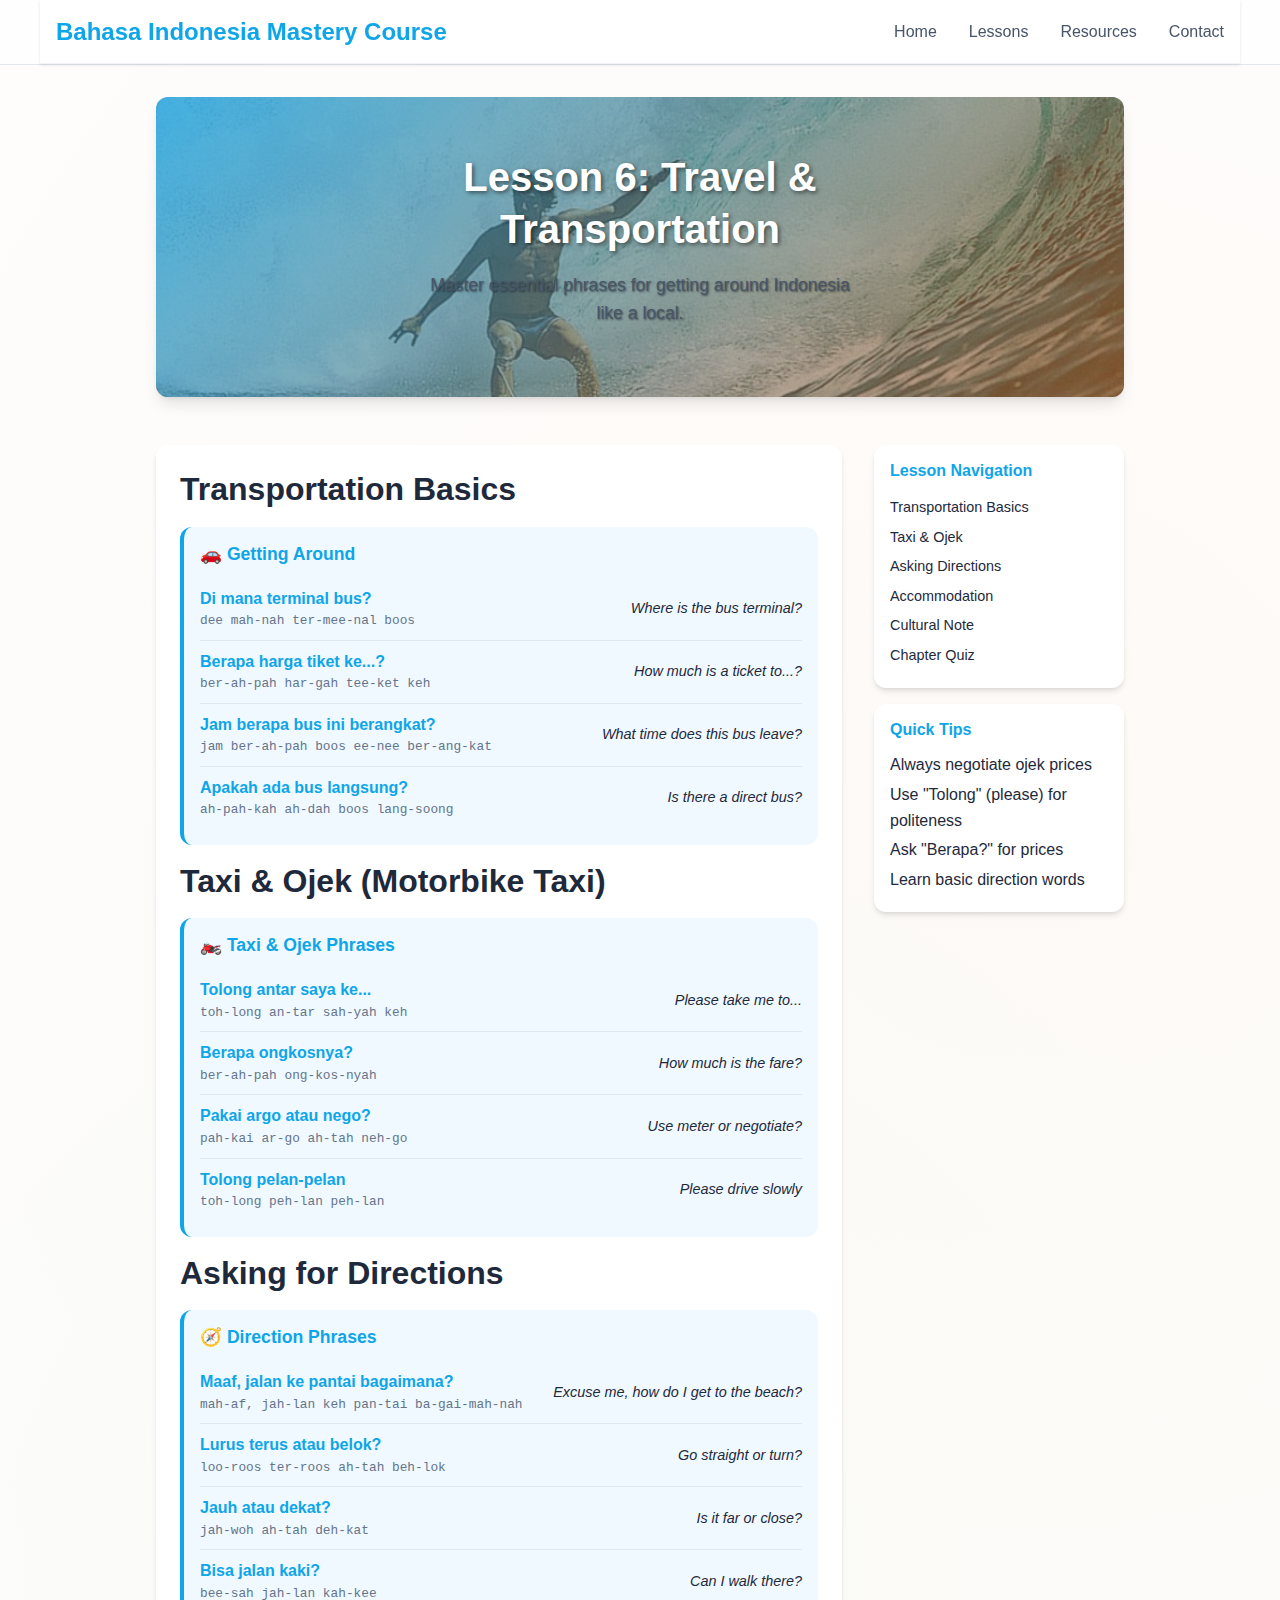
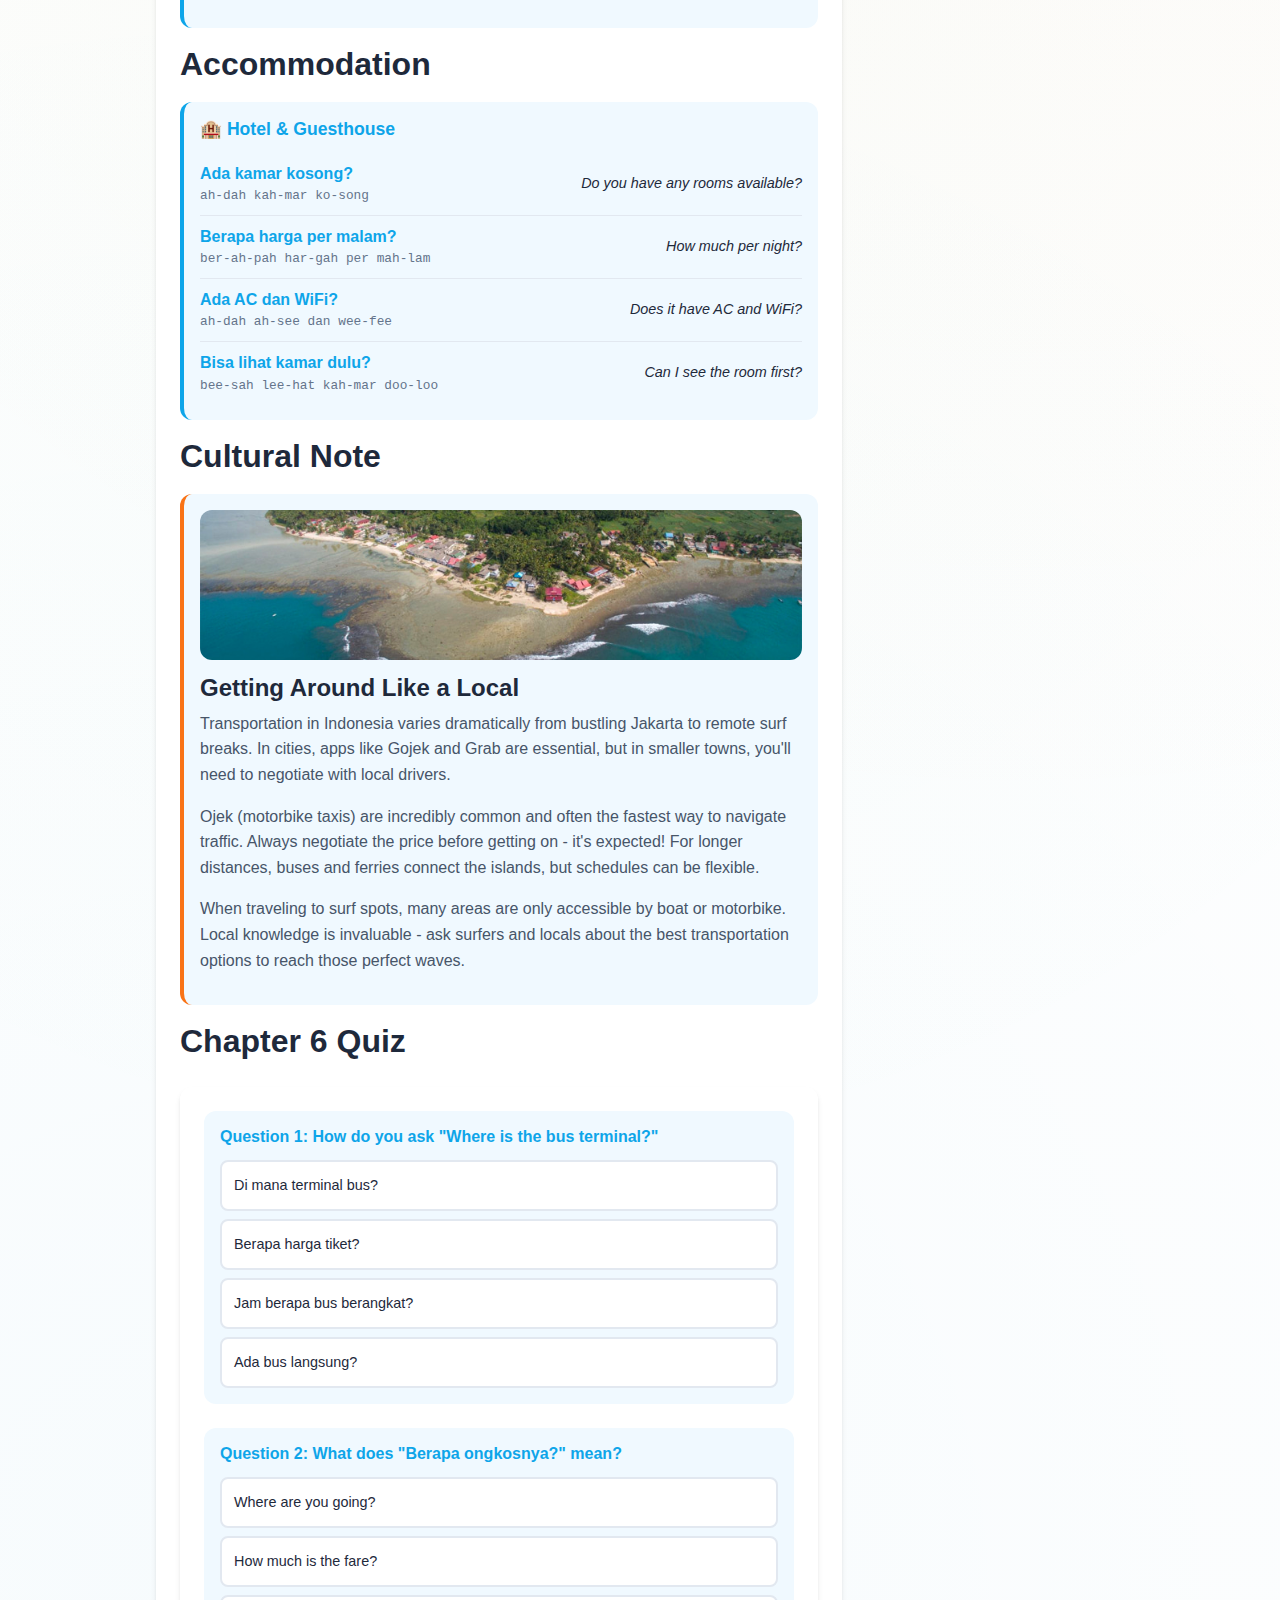
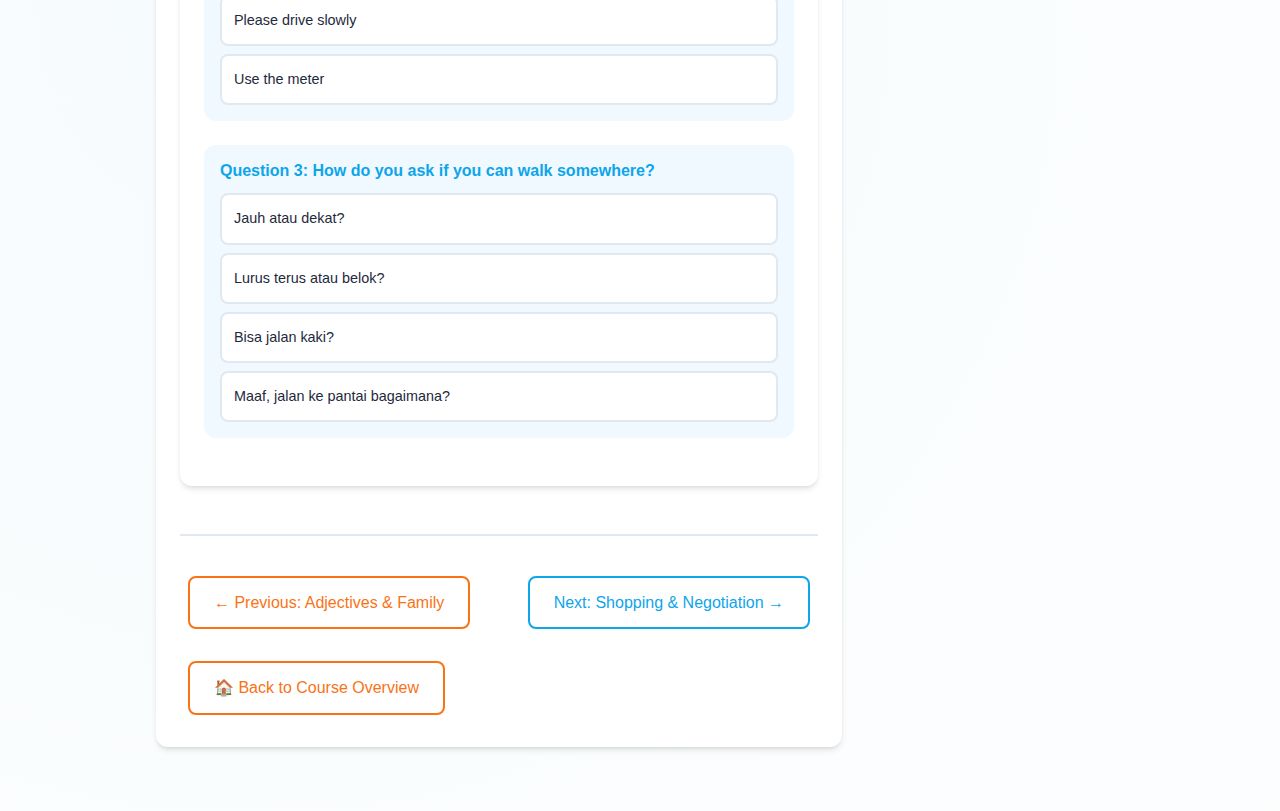
<file: lessons/lesson-06.html>
<!DOCTYPE html>
<html lang="en">
<head>
    <meta charset="UTF-8">
    <meta name="viewport" content="width=device-width, initial-scale=1.0">
    <title>Lesson 6: Travel & Transportation - Bahasa Indonesia Course</title>
    <link rel="stylesheet" href="../styles.css">
    <style>
        .lesson-container {
            max-width: 1000px;
            margin: 0 auto;
            padding: 2rem 1rem;
        }
        .lesson-header {
            position: relative;
            margin-bottom: 3rem;
            border-radius: var(--radius-lg);
            overflow: hidden;
            box-shadow: var(--shadow-lg);
        }
        
        .lesson-header-image {
            position: relative;
            width: 100%;
            height: 300px;
            overflow: hidden;
        }
        
        .lesson-header-image img {
            width: 100%;
            height: 100%;
            object-fit: cover;
            filter: brightness(0.8) contrast(1.1);
        }
        
        .lesson-header-overlay {
            position: absolute;
            top: 0;
            left: 0;
            width: 100%;
            height: 100%;
            background: linear-gradient(135deg, rgba(14, 165, 233, 0.7), rgba(249, 115, 22, 0.5));
            z-index: 1;
        }
        
        .lesson-header-content {
            position: absolute;
            top: 50%;
            left: 50%;
            transform: translate(-50%, -50%);
            text-align: center;
            color: white;
            z-index: 2;
            max-width: 800px;
            padding: 2rem;
        }
        
        .lesson-header-content h1 {
            font-size: 2.5rem;
            font-weight: 700;
            margin-bottom: 1rem;
            text-shadow: 2px 2px 4px rgba(0, 0, 0, 0.5);
        }
        
        .lesson-header-content p {
            font-size: 1.1rem;
            text-shadow: 1px 1px 2px rgba(0, 0, 0, 0.5);
        }
        .lesson-content {
            display: grid;
            grid-template-columns: 1fr 250px;
            gap: 2rem;
            margin-bottom: 2rem;
        }
        .lesson-main {
            background: var(--card-bg);
            padding: 1.5rem;
            border-radius: var(--radius-lg);
            box-shadow: var(--shadow-md);
        }
        .lesson-sidebar {
            display: flex;
            flex-direction: column;
            gap: 1rem;
        }
        .sidebar-section {
            background: var(--card-bg);
            padding: 1rem;
            border-radius: var(--radius-lg);
            box-shadow: var(--shadow-md);
        }
        .sidebar-section h3 {
            color: var(--primary-color);
            margin-bottom: 0.75rem;
            font-size: 1rem;
        }
        .sidebar-section ul {
            list-style: none;
            padding: 0;
        }
        .sidebar-section li {
            margin-bottom: 0.25rem;
        }
        .sidebar-section a {
            color: var(--text-color);
            text-decoration: none;
            transition: color 0.3s ease;
            font-size: 0.9rem;
        }
        .sidebar-section a:hover {
            color: var(--primary-color);
        }
        .phrase-bank {
            background: var(--accent-bg);
            padding: 1rem;
            border-radius: var(--radius-lg);
            margin: 1rem 0;
            border-left: 4px solid var(--primary-color);
        }
        .phrase-bank h3 {
            color: var(--primary-color);
            margin-bottom: 0.75rem;
            font-size: 1.1rem;
        }
        .phrase-item {
            display: flex;
            justify-content: space-between;
            align-items: center;
            padding: 0.5rem 0;
            border-bottom: 1px solid var(--border-color);
        }
        .phrase-item:last-child {
            border-bottom: none;
        }
        .indonesian {
            font-weight: 600;
            color: var(--primary-color);
            font-size: 1rem;
        }
        .english {
            color: var(--text-color);
            font-style: italic;
            font-size: 0.9rem;
        }
        .pronunciation {
            font-size: 0.8rem;
            color: var(--text-muted);
            font-family: 'Courier New', monospace;
        }
        .quiz-container {
            background: var(--card-bg);
            padding: 1.5rem;
            border-radius: var(--radius-lg);
            box-shadow: var(--shadow-md);
            margin-top: 1.5rem;
        }
        .quiz-question {
            margin-bottom: 1.5rem;
            padding: 1rem;
            background: var(--accent-bg);
            border-radius: var(--radius-lg);
        }
        .quiz-question h4 {
            color: var(--primary-color);
            margin-bottom: 0.75rem;
            font-size: 1rem;
        }
        .quiz-options {
            display: grid;
            gap: 0.5rem;
        }
        .quiz-option {
            padding: 0.75rem;
            background: white;
            border: 2px solid var(--border-color);
            border-radius: var(--radius-md);
            cursor: pointer;
            transition: all 0.3s ease;
            font-size: 0.9rem;
        }
        .quiz-option:hover {
            border-color: var(--primary-color);
            background: var(--accent-bg);
        }
        .quiz-option.correct {
            border-color: var(--success-color);
            background: var(--success-bg);
        }
        .quiz-option.incorrect {
            border-color: var(--error-color);
            background: var(--error-bg);
        }
        .quiz-feedback {
            margin-top: 1rem;
            padding: 1rem;
            border-radius: var(--radius-md);
            display: none;
        }
        .quiz-feedback.correct {
            background: var(--success-bg);
            color: var(--success-color);
            border: 1px solid var(--success-color);
        }
        .quiz-feedback.incorrect {
            background: var(--error-bg);
            color: var(--error-color);
            border: 1px solid var(--error-color);
        }
        .cultural-note {
            background: var(--accent-bg);
            padding: 1rem;
            border-radius: var(--radius-lg);
            margin: 1rem 0;
            border-left: 4px solid var(--secondary-color);
        }
        .cultural-image {
            width: 100%;
            height: 150px;
            border-radius: var(--radius-lg);
            overflow: hidden;
            margin-bottom: 0.75rem;
        }
        .cultural-image img {
            width: 100%;
            height: 100%;
            object-fit: cover;
        }
        .lesson-navigation {
            display: flex;
            justify-content: space-between;
            align-items: center;
            margin-top: 3rem;
            padding-top: 2rem;
            border-top: 2px solid var(--border-color);
            flex-wrap: wrap;
            gap: 1rem;
        }

        @media (max-width: 768px) {
            .lesson-content {
                grid-template-columns: 1fr;
            }
            .lesson-header-content h1 {
                font-size: 2rem;
            }
            .lesson-navigation {
                flex-direction: column;
                align-items: stretch;
            }
        }
    </style>
</head>
<body>
    <header class="header">
        <nav class="nav">
            <div class="nav-brand">
                <h1>Bahasa Indonesia Mastery Course</h1>
            </div>
            <ul class="nav-links">
                <li><a href="../index.html">Home</a></li>
                <li><a href="../index.html#lessons">Lessons</a></li>
                <li><a href="../index.html#resources">Resources</a></li>
                <li><a href="../index.html#contact">Contact</a></li>
            </ul>
        </nav>
    </header>

    <main class="lesson-container">
        <div class="lesson-header">
            <div class="lesson-header-image">
                <img src="../Surf 1.jpg" alt="Indonesian travel and transportation" />
                <div class="lesson-header-overlay"></div>
            </div>
            <div class="lesson-header-content">
                <h1>Lesson 6: Travel & Transportation</h1>
                <p>Master essential phrases for getting around Indonesia like a local.</p>
            </div>
        </div>

        <div class="lesson-content">
            <div class="lesson-main">
                <section id="transportation-basics">
                    <h2>Transportation Basics</h2>
                    <div class="phrase-bank">
                        <h3>🚗 Getting Around</h3>
                        <div class="phrase-item">
                            <div>
                                <div class="indonesian">Di mana terminal bus?</div>
                                <div class="pronunciation">dee mah-nah ter-mee-nal boos</div>
                            </div>
                            <div class="english">Where is the bus terminal?</div>
                        </div>
                        <div class="phrase-item">
                            <div>
                                <div class="indonesian">Berapa harga tiket ke...?</div>
                                <div class="pronunciation">ber-ah-pah har-gah tee-ket keh</div>
                            </div>
                            <div class="english">How much is a ticket to...?</div>
                        </div>
                        <div class="phrase-item">
                            <div>
                                <div class="indonesian">Jam berapa bus ini berangkat?</div>
                                <div class="pronunciation">jam ber-ah-pah boos ee-nee ber-ang-kat</div>
                            </div>
                            <div class="english">What time does this bus leave?</div>
                        </div>
                        <div class="phrase-item">
                            <div>
                                <div class="indonesian">Apakah ada bus langsung?</div>
                                <div class="pronunciation">ah-pah-kah ah-dah boos lang-soong</div>
                            </div>
                            <div class="english">Is there a direct bus?</div>
                        </div>
                    </div>
                </section>

                <section id="taxi-ojek">
                    <h2>Taxi & Ojek (Motorbike Taxi)</h2>
                    <div class="phrase-bank">
                        <h3>🏍️ Taxi & Ojek Phrases</h3>
                        <div class="phrase-item">
                            <div>
                                <div class="indonesian">Tolong antar saya ke...</div>
                                <div class="pronunciation">toh-long an-tar sah-yah keh</div>
                            </div>
                            <div class="english">Please take me to...</div>
                        </div>
                        <div class="phrase-item">
                            <div>
                                <div class="indonesian">Berapa ongkosnya?</div>
                                <div class="pronunciation">ber-ah-pah ong-kos-nyah</div>
                            </div>
                            <div class="english">How much is the fare?</div>
                        </div>
                        <div class="phrase-item">
                            <div>
                                <div class="indonesian">Pakai argo atau nego?</div>
                                <div class="pronunciation">pah-kai ar-go ah-tah neh-go</div>
                            </div>
                            <div class="english">Use meter or negotiate?</div>
                        </div>
                        <div class="phrase-item">
                            <div>
                                <div class="indonesian">Tolong pelan-pelan</div>
                                <div class="pronunciation">toh-long peh-lan peh-lan</div>
                            </div>
                            <div class="english">Please drive slowly</div>
                        </div>
                    </div>
                </section>

                <section id="directions">
                    <h2>Asking for Directions</h2>
                    <div class="phrase-bank">
                        <h3>🧭 Direction Phrases</h3>
                        <div class="phrase-item">
                            <div>
                                <div class="indonesian">Maaf, jalan ke pantai bagaimana?</div>
                                <div class="pronunciation">mah-af, jah-lan keh pan-tai ba-gai-mah-nah</div>
                            </div>
                            <div class="english">Excuse me, how do I get to the beach?</div>
                        </div>
                        <div class="phrase-item">
                            <div>
                                <div class="indonesian">Lurus terus atau belok?</div>
                                <div class="pronunciation">loo-roos ter-roos ah-tah beh-lok</div>
                            </div>
                            <div class="english">Go straight or turn?</div>
                        </div>
                        <div class="phrase-item">
                            <div>
                                <div class="indonesian">Jauh atau dekat?</div>
                                <div class="pronunciation">jah-woh ah-tah deh-kat</div>
                            </div>
                            <div class="english">Is it far or close?</div>
                        </div>
                        <div class="phrase-item">
                            <div>
                                <div class="indonesian">Bisa jalan kaki?</div>
                                <div class="pronunciation">bee-sah jah-lan kah-kee</div>
                            </div>
                            <div class="english">Can I walk there?</div>
                        </div>
                    </div>
                </section>

                <section id="accommodation">
                    <h2>Accommodation</h2>
                    <div class="phrase-bank">
                        <h3>🏨 Hotel & Guesthouse</h3>
                        <div class="phrase-item">
                            <div>
                                <div class="indonesian">Ada kamar kosong?</div>
                                <div class="pronunciation">ah-dah kah-mar ko-song</div>
                            </div>
                            <div class="english">Do you have any rooms available?</div>
                        </div>
                        <div class="phrase-item">
                            <div>
                                <div class="indonesian">Berapa harga per malam?</div>
                                <div class="pronunciation">ber-ah-pah har-gah per mah-lam</div>
                            </div>
                            <div class="english">How much per night?</div>
                        </div>
                        <div class="phrase-item">
                            <div>
                                <div class="indonesian">Ada AC dan WiFi?</div>
                                <div class="pronunciation">ah-dah ah-see dan wee-fee</div>
                            </div>
                            <div class="english">Does it have AC and WiFi?</div>
                        </div>
                        <div class="phrase-item">
                            <div>
                                <div class="indonesian">Bisa lihat kamar dulu?</div>
                                <div class="pronunciation">bee-sah lee-hat kah-mar doo-loo</div>
                            </div>
                            <div class="english">Can I see the room first?</div>
                        </div>
                    </div>
                </section>

                <section id="cultural-note">
                    <h2>Cultural Note</h2>
                    <div class="cultural-note">
                        <div class="cultural-image">
                            <img src="../nias-the-point.jpg" alt="Indonesian transportation culture" />
                        </div>
                        <h3>Getting Around Like a Local</h3>
                        <p>Transportation in Indonesia varies dramatically from bustling Jakarta to remote surf breaks. In cities, apps like Gojek and Grab are essential, but in smaller towns, you'll need to negotiate with local drivers.</p>
                        <p>Ojek (motorbike taxis) are incredibly common and often the fastest way to navigate traffic. Always negotiate the price before getting on - it's expected! For longer distances, buses and ferries connect the islands, but schedules can be flexible.</p>
                        <p>When traveling to surf spots, many areas are only accessible by boat or motorbike. Local knowledge is invaluable - ask surfers and locals about the best transportation options to reach those perfect waves.</p>
                    </div>
                </section>

                <section id="quiz">
                    <h2>Chapter 6 Quiz</h2>
                    <div class="quiz-container">
                        <div class="quiz-question">
                            <h4>Question 1: How do you ask "Where is the bus terminal?"</h4>
                            <div class="quiz-options">
                                <div class="quiz-option" data-answer="correct">Di mana terminal bus?</div>
                                <div class="quiz-option" data-answer="incorrect">Berapa harga tiket?</div>
                                <div class="quiz-option" data-answer="incorrect">Jam berapa bus berangkat?</div>
                                <div class="quiz-option" data-answer="incorrect">Ada bus langsung?</div>
                            </div>
                            <div class="quiz-feedback correct">Correct! "Di mana terminal bus?" means "Where is the bus terminal?"</div>
                            <div class="quiz-feedback incorrect">Incorrect. The correct answer is "Di mana terminal bus?"</div>
                        </div>

                        <div class="quiz-question">
                            <h4>Question 2: What does "Berapa ongkosnya?" mean?</h4>
                            <div class="quiz-options">
                                <div class="quiz-option" data-answer="incorrect">Where are you going?</div>
                                <div class="quiz-option" data-answer="correct">How much is the fare?</div>
                                <div class="quiz-option" data-answer="incorrect">Please drive slowly</div>
                                <div class="quiz-option" data-answer="incorrect">Use the meter</div>
                            </div>
                            <div class="quiz-feedback correct">Correct! "Berapa ongkosnya?" asks about the fare price.</div>
                            <div class="quiz-feedback incorrect">Incorrect. "Berapa ongkosnya?" means "How much is the fare?"</div>
                        </div>

                        <div class="quiz-question">
                            <h4>Question 3: How do you ask if you can walk somewhere?</h4>
                            <div class="quiz-options">
                                <div class="quiz-option" data-answer="incorrect">Jauh atau dekat?</div>
                                <div class="quiz-option" data-answer="incorrect">Lurus terus atau belok?</div>
                                <div class="quiz-option" data-answer="correct">Bisa jalan kaki?</div>
                                <div class="quiz-option" data-answer="incorrect">Maaf, jalan ke pantai bagaimana?</div>
                            </div>
                            <div class="quiz-feedback correct">Correct! "Bisa jalan kaki?" means "Can I walk there?"</div>
                            <div class="quiz-feedback incorrect">Incorrect. "Bisa jalan kaki?" means "Can I walk there?"</div>
                        </div>
                    </div>
                </section>

                <div class="lesson-navigation">
                    <a href="lesson-05.html" class="nav-button secondary">← Previous: Adjectives & Family</a>
                    <a href="lesson-07.html" class="nav-button">Next: Shopping & Negotiation →</a>
                    <a href="../index.html" class="nav-button secondary">🏠 Back to Course Overview</a>
                </div>
            </div>

            <div class="lesson-sidebar">
                <div class="sidebar-section">
                    <h3>Lesson Navigation</h3>
                    <ul>
                        <li><a href="#transportation-basics">Transportation Basics</a></li>
                        <li><a href="#taxi-ojek">Taxi & Ojek</a></li>
                        <li><a href="#directions">Asking Directions</a></li>
                        <li><a href="#accommodation">Accommodation</a></li>
                        <li><a href="#cultural-note">Cultural Note</a></li>
                        <li><a href="#quiz">Chapter Quiz</a></li>
                    </ul>
                </div>

                <div class="sidebar-section">
                    <h3>Quick Tips</h3>
                    <ul>
                        <li>Always negotiate ojek prices</li>
                        <li>Use "Tolong" (please) for politeness</li>
                        <li>Ask "Berapa?" for prices</li>
                        <li>Learn basic direction words</li>
                    </ul>
                </div>

            </div>
        </div>
    </main>

    <script>
        // Quiz functionality
        document.addEventListener('DOMContentLoaded', function() {
            const quizOptions = document.querySelectorAll('.quiz-option');
            
            quizOptions.forEach(option => {
                option.addEventListener('click', function() {
                    const question = this.closest('.quiz-question');
                    const allOptions = question.querySelectorAll('.quiz-option');
                    const feedback = question.querySelectorAll('.quiz-feedback');
                    
                    // Remove previous selections
                    allOptions.forEach(opt => {
                        opt.classList.remove('correct', 'incorrect');
                    });
                    
                    // Hide all feedback
                    feedback.forEach(fb => fb.style.display = 'none');
                    
                    // Show selected answer
                    if (this.dataset.answer === 'correct') {
                        this.classList.add('correct');
                        question.querySelector('.quiz-feedback.correct').style.display = 'block';
                    } else {
                        this.classList.add('incorrect');
                        question.querySelector('.quiz-feedback.incorrect').style.display = 'block';
                        // Show correct answer
                        const correctOption = question.querySelector('.quiz-option[data-answer="correct"]');
                        correctOption.classList.add('correct');
                    }
                });
            });
        });
    </script>
</body>
</html>
</file>
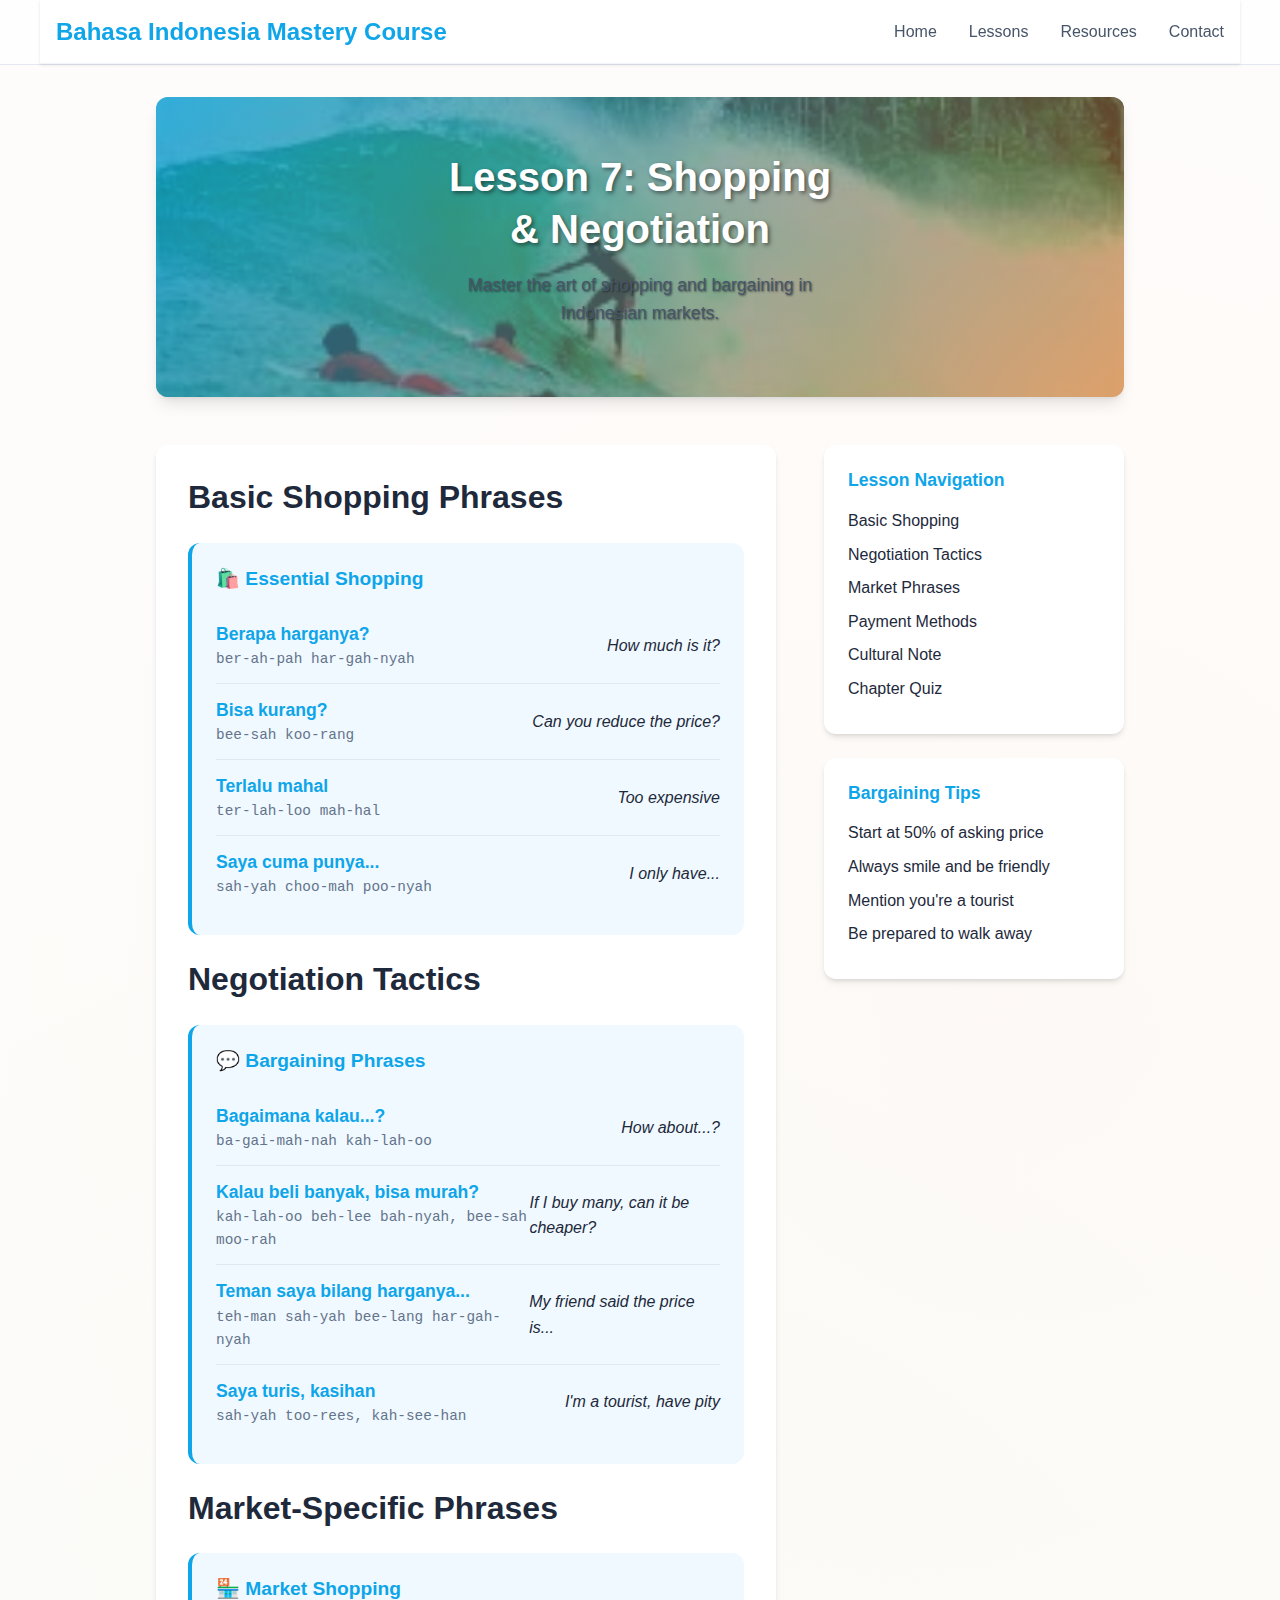
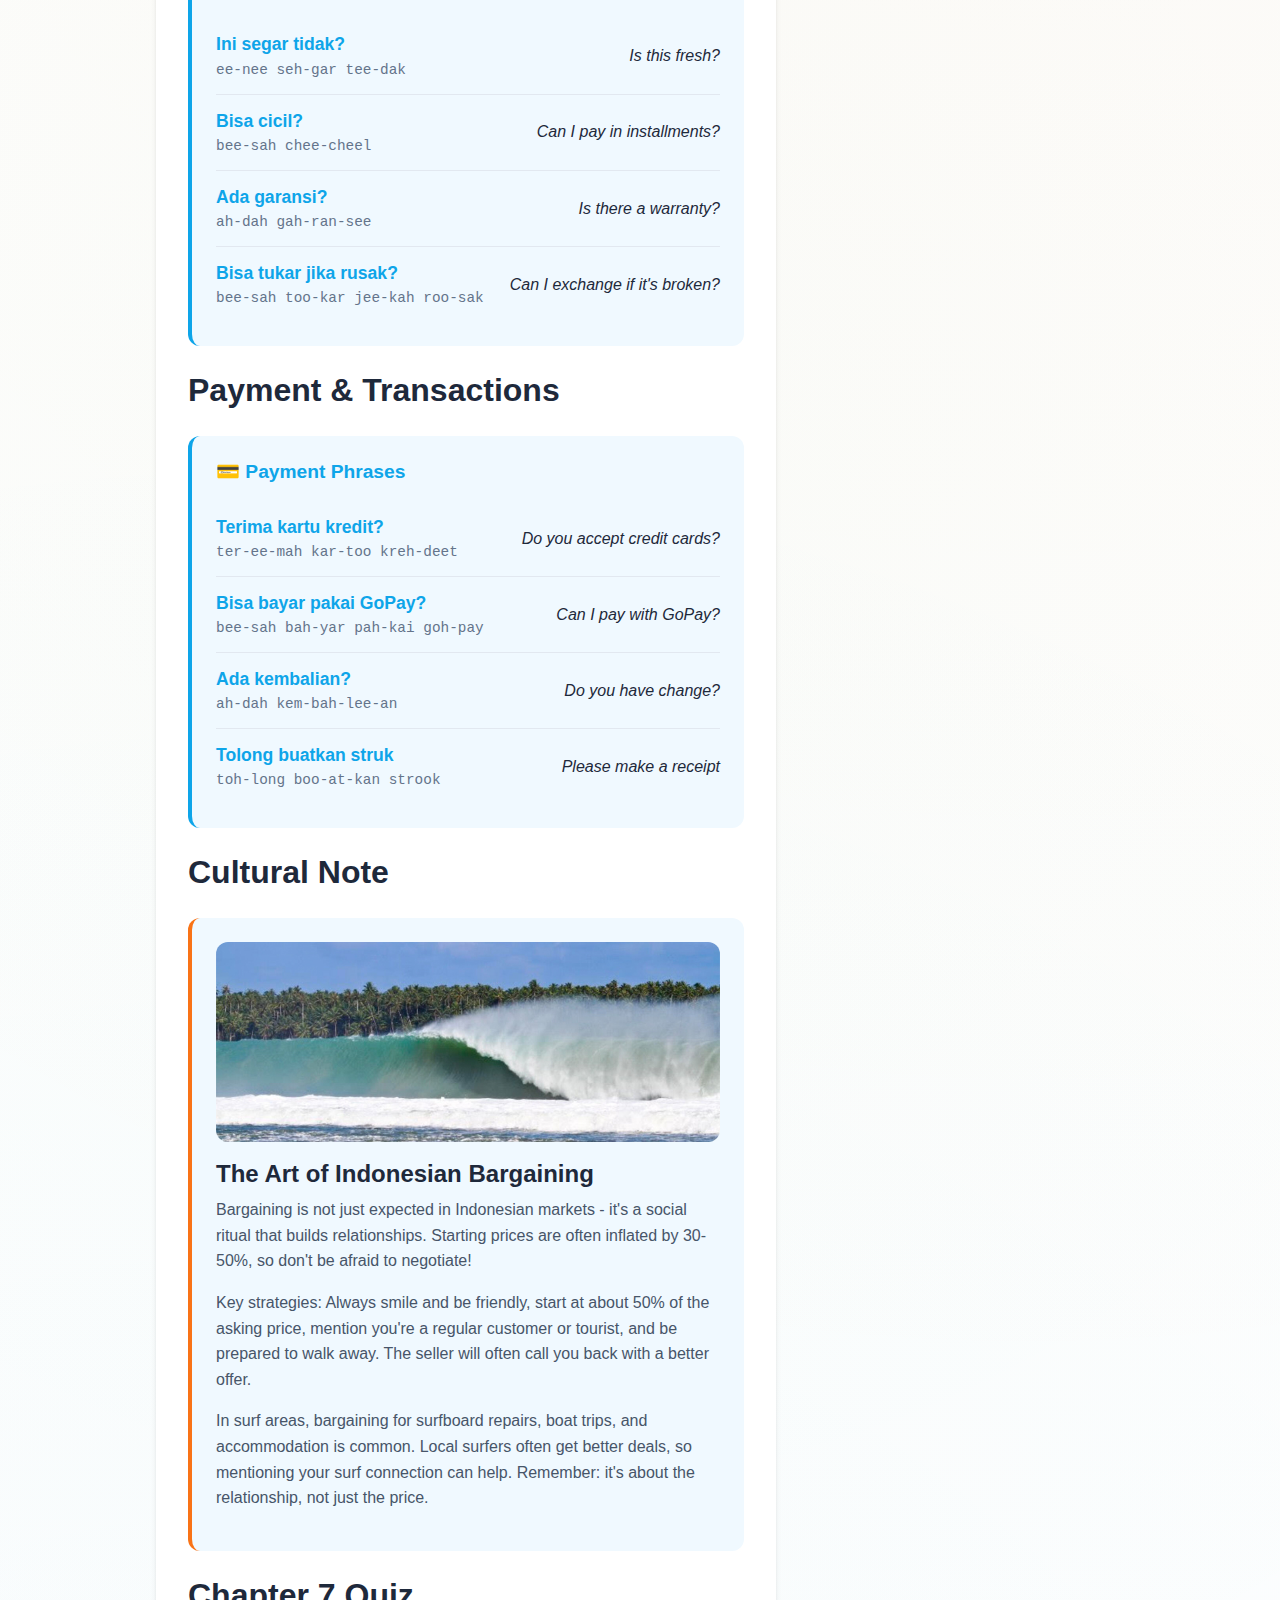
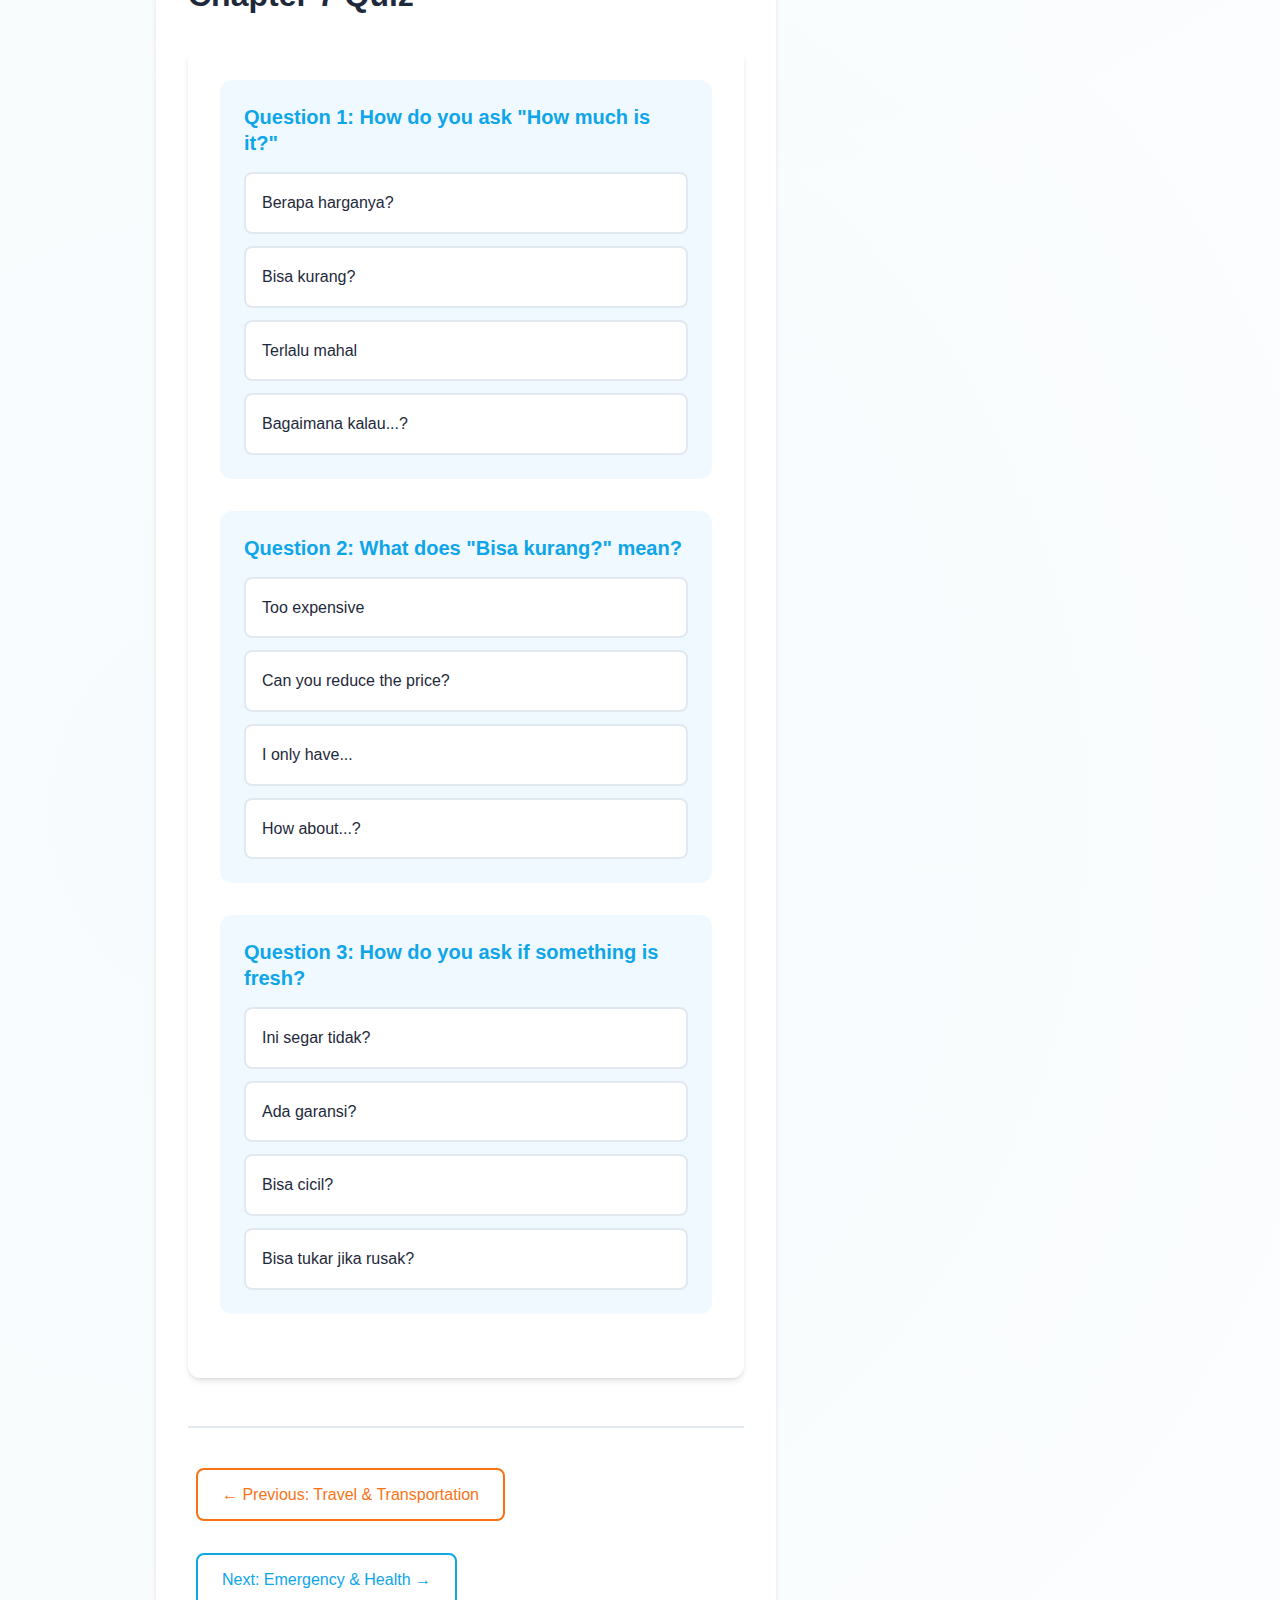
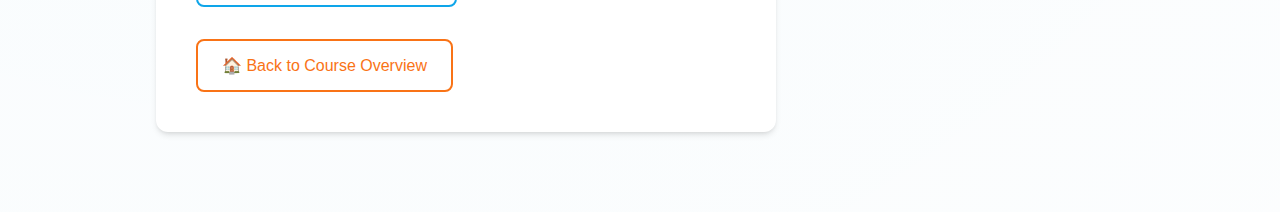
<file: lessons/lesson-07.html>
<!DOCTYPE html>
<html lang="en">
<head>
    <meta charset="UTF-8">
    <meta name="viewport" content="width=device-width, initial-scale=1.0">
    <title>Lesson 7: Shopping & Negotiation - Bahasa Indonesia Course</title>
    <link rel="stylesheet" href="../styles.css">
    <style>
        .lesson-container {
            max-width: 1000px;
            margin: 0 auto;
            padding: 2rem 1rem;
        }
        .lesson-header {
            position: relative;
            margin-bottom: 3rem;
            border-radius: var(--radius-lg);
            overflow: hidden;
            box-shadow: var(--shadow-lg);
        }
        
        .lesson-header-image {
            position: relative;
            width: 100%;
            height: 300px;
            overflow: hidden;
        }
        
        .lesson-header-image img {
            width: 100%;
            height: 100%;
            object-fit: cover;
            filter: brightness(0.8) contrast(1.1);
        }
        
        .lesson-header-overlay {
            position: absolute;
            top: 0;
            left: 0;
            width: 100%;
            height: 100%;
            background: linear-gradient(135deg, rgba(14, 165, 233, 0.7), rgba(249, 115, 22, 0.5));
            z-index: 1;
        }
        
        .lesson-header-content {
            position: absolute;
            top: 50%;
            left: 50%;
            transform: translate(-50%, -50%);
            text-align: center;
            color: white;
            z-index: 2;
            max-width: 800px;
            padding: 2rem;
        }
        
        .lesson-header-content h1 {
            font-size: 2.5rem;
            font-weight: 700;
            margin-bottom: 1rem;
            text-shadow: 2px 2px 4px rgba(0, 0, 0, 0.5);
        }
        
        .lesson-header-content p {
            font-size: 1.1rem;
            text-shadow: 1px 1px 2px rgba(0, 0, 0, 0.5);
        }
        .lesson-content {
            display: grid;
            grid-template-columns: 1fr 300px;
            gap: 3rem;
            margin-bottom: 3rem;
        }
        .lesson-main {
            background: var(--card-bg);
            padding: 2rem;
            border-radius: var(--radius-lg);
            box-shadow: var(--shadow-md);
        }
        .lesson-sidebar {
            display: flex;
            flex-direction: column;
            gap: 1.5rem;
        }
        .sidebar-section {
            background: var(--card-bg);
            padding: 1.5rem;
            border-radius: var(--radius-lg);
            box-shadow: var(--shadow-md);
        }
        .sidebar-section h3 {
            color: var(--primary-color);
            margin-bottom: 1rem;
            font-size: 1.1rem;
        }
        .sidebar-section ul {
            list-style: none;
            padding: 0;
        }
        .sidebar-section li {
            margin-bottom: 0.5rem;
        }
        .sidebar-section a {
            color: var(--text-color);
            text-decoration: none;
            transition: color 0.3s ease;
        }
        .sidebar-section a:hover {
            color: var(--primary-color);
        }
        .phrase-bank {
            background: var(--accent-bg);
            padding: 1.5rem;
            border-radius: var(--radius-lg);
            margin: 1.5rem 0;
            border-left: 4px solid var(--primary-color);
        }
        .phrase-bank h3 {
            color: var(--primary-color);
            margin-bottom: 1rem;
            font-size: 1.2rem;
        }
        .phrase-item {
            display: flex;
            justify-content: space-between;
            align-items: center;
            padding: 0.75rem 0;
            border-bottom: 1px solid var(--border-color);
        }
        .phrase-item:last-child {
            border-bottom: none;
        }
        .indonesian {
            font-weight: 600;
            color: var(--primary-color);
            font-size: 1.1rem;
        }
        .english {
            color: var(--text-color);
            font-style: italic;
        }
        .pronunciation {
            font-size: 0.9rem;
            color: var(--text-muted);
            font-family: 'Courier New', monospace;
        }
        .quiz-container {
            background: var(--card-bg);
            padding: 2rem;
            border-radius: var(--radius-lg);
            box-shadow: var(--shadow-md);
            margin-top: 2rem;
        }
        .quiz-question {
            margin-bottom: 2rem;
            padding: 1.5rem;
            background: var(--accent-bg);
            border-radius: var(--radius-lg);
        }
        .quiz-question h4 {
            color: var(--primary-color);
            margin-bottom: 1rem;
        }
        .quiz-options {
            display: grid;
            gap: 0.75rem;
        }
        .quiz-option {
            padding: 1rem;
            background: white;
            border: 2px solid var(--border-color);
            border-radius: var(--radius-md);
            cursor: pointer;
            transition: all 0.3s ease;
        }
        .quiz-option:hover {
            border-color: var(--primary-color);
            background: var(--accent-bg);
        }
        .quiz-option.correct {
            border-color: var(--success-color);
            background: var(--success-bg);
        }
        .quiz-option.incorrect {
            border-color: var(--error-color);
            background: var(--error-bg);
        }
        .quiz-feedback {
            margin-top: 1rem;
            padding: 1rem;
            border-radius: var(--radius-md);
            display: none;
        }
        .quiz-feedback.correct {
            background: var(--success-bg);
            color: var(--success-color);
            border: 1px solid var(--success-color);
        }
        .quiz-feedback.incorrect {
            background: var(--error-bg);
            color: var(--error-color);
            border: 1px solid var(--error-color);
        }
        .cultural-note {
            background: var(--accent-bg);
            padding: 1.5rem;
            border-radius: var(--radius-lg);
            margin: 1.5rem 0;
            border-left: 4px solid var(--secondary-color);
        }
        .cultural-image {
            width: 100%;
            height: 200px;
            border-radius: var(--radius-lg);
            overflow: hidden;
            margin-bottom: 1rem;
        }
        .cultural-image img {
            width: 100%;
            height: 100%;
            object-fit: cover;
        }
        .lesson-navigation {
            display: flex;
            justify-content: space-between;
            align-items: center;
            margin-top: 3rem;
            padding-top: 2rem;
            border-top: 2px solid var(--border-color);
            flex-wrap: wrap;
            gap: 1rem;
        }

        @media (max-width: 768px) {
            .lesson-content {
                grid-template-columns: 1fr;
            }
            .lesson-header-content h1 {
                font-size: 2rem;
            }
            .lesson-navigation {
                flex-direction: column;
                align-items: stretch;
            }
        }
    </style>
</head>
<body>
    <header class="header">
        <nav class="nav">
            <div class="nav-brand">
                <h1>Bahasa Indonesia Mastery Course</h1>
            </div>
            <ul class="nav-links">
                <li><a href="../index.html">Home</a></li>
                <li><a href="../index.html#lessons">Lessons</a></li>
                <li><a href="../index.html#resources">Resources</a></li>
                <li><a href="../index.html#contact">Contact</a></li>
            </ul>
        </nav>
    </header>

    <main class="lesson-container">
        <div class="lesson-header">
            <div class="lesson-header-image">
                <img src="../Surf2.jpeg" alt="Indonesian shopping and market culture" />
                <div class="lesson-header-overlay"></div>
            </div>
            <div class="lesson-header-content">
                <h1>Lesson 7: Shopping & Negotiation</h1>
                <p>Master the art of shopping and bargaining in Indonesian markets.</p>
            </div>
        </div>

        <div class="lesson-content">
            <div class="lesson-main">
                <section id="basic-shopping">
                    <h2>Basic Shopping Phrases</h2>
                    <div class="phrase-bank">
                        <h3>🛍️ Essential Shopping</h3>
                        <div class="phrase-item">
                            <div>
                                <div class="indonesian">Berapa harganya?</div>
                                <div class="pronunciation">ber-ah-pah har-gah-nyah</div>
                            </div>
                            <div class="english">How much is it?</div>
                        </div>
                        <div class="phrase-item">
                            <div>
                                <div class="indonesian">Bisa kurang?</div>
                                <div class="pronunciation">bee-sah koo-rang</div>
                            </div>
                            <div class="english">Can you reduce the price?</div>
                        </div>
                        <div class="phrase-item">
                            <div>
                                <div class="indonesian">Terlalu mahal</div>
                                <div class="pronunciation">ter-lah-loo mah-hal</div>
                            </div>
                            <div class="english">Too expensive</div>
                        </div>
                        <div class="phrase-item">
                            <div>
                                <div class="indonesian">Saya cuma punya...</div>
                                <div class="pronunciation">sah-yah choo-mah poo-nyah</div>
                            </div>
                            <div class="english">I only have...</div>
                        </div>
                    </div>
                </section>

                <section id="negotiation-tactics">
                    <h2>Negotiation Tactics</h2>
                    <div class="phrase-bank">
                        <h3>💬 Bargaining Phrases</h3>
                        <div class="phrase-item">
                            <div>
                                <div class="indonesian">Bagaimana kalau...?</div>
                                <div class="pronunciation">ba-gai-mah-nah kah-lah-oo</div>
                            </div>
                            <div class="english">How about...?</div>
                        </div>
                        <div class="phrase-item">
                            <div>
                                <div class="indonesian">Kalau beli banyak, bisa murah?</div>
                                <div class="pronunciation">kah-lah-oo beh-lee bah-nyah, bee-sah moo-rah</div>
                            </div>
                            <div class="english">If I buy many, can it be cheaper?</div>
                        </div>
                        <div class="phrase-item">
                            <div>
                                <div class="indonesian">Teman saya bilang harganya...</div>
                                <div class="pronunciation">teh-man sah-yah bee-lang har-gah-nyah</div>
                            </div>
                            <div class="english">My friend said the price is...</div>
                        </div>
                        <div class="phrase-item">
                            <div>
                                <div class="indonesian">Saya turis, kasihan</div>
                                <div class="pronunciation">sah-yah too-rees, kah-see-han</div>
                            </div>
                            <div class="english">I'm a tourist, have pity</div>
                        </div>
                    </div>
                </section>

                <section id="market-specific">
                    <h2>Market-Specific Phrases</h2>
                    <div class="phrase-bank">
                        <h3>🏪 Market Shopping</h3>
                        <div class="phrase-item">
                            <div>
                                <div class="indonesian">Ini segar tidak?</div>
                                <div class="pronunciation">ee-nee seh-gar tee-dak</div>
                            </div>
                            <div class="english">Is this fresh?</div>
                        </div>
                        <div class="phrase-item">
                            <div>
                                <div class="indonesian">Bisa cicil?</div>
                                <div class="pronunciation">bee-sah chee-cheel</div>
                            </div>
                            <div class="english">Can I pay in installments?</div>
                        </div>
                        <div class="phrase-item">
                            <div>
                                <div class="indonesian">Ada garansi?</div>
                                <div class="pronunciation">ah-dah gah-ran-see</div>
                            </div>
                            <div class="english">Is there a warranty?</div>
                        </div>
                        <div class="phrase-item">
                            <div>
                                <div class="indonesian">Bisa tukar jika rusak?</div>
                                <div class="pronunciation">bee-sah too-kar jee-kah roo-sak</div>
                            </div>
                            <div class="english">Can I exchange if it's broken?</div>
                        </div>
                    </div>
                </section>

                <section id="payment-methods">
                    <h2>Payment & Transactions</h2>
                    <div class="phrase-bank">
                        <h3>💳 Payment Phrases</h3>
                        <div class="phrase-item">
                            <div>
                                <div class="indonesian">Terima kartu kredit?</div>
                                <div class="pronunciation">ter-ee-mah kar-too kreh-deet</div>
                            </div>
                            <div class="english">Do you accept credit cards?</div>
                        </div>
                        <div class="phrase-item">
                            <div>
                                <div class="indonesian">Bisa bayar pakai GoPay?</div>
                                <div class="pronunciation">bee-sah bah-yar pah-kai goh-pay</div>
                            </div>
                            <div class="english">Can I pay with GoPay?</div>
                        </div>
                        <div class="phrase-item">
                            <div>
                                <div class="indonesian">Ada kembalian?</div>
                                <div class="pronunciation">ah-dah kem-bah-lee-an</div>
                            </div>
                            <div class="english">Do you have change?</div>
                        </div>
                        <div class="phrase-item">
                            <div>
                                <div class="indonesian">Tolong buatkan struk</div>
                                <div class="pronunciation">toh-long boo-at-kan strook</div>
                            </div>
                            <div class="english">Please make a receipt</div>
                        </div>
                    </div>
                </section>

                <section id="cultural-note">
                    <h2>Cultural Note</h2>
                    <div class="cultural-note">
                        <div class="cultural-image">
                            <img src="../lagundry-bay-barrel.jpg" alt="Indonesian market culture" />
                        </div>
                        <h3>The Art of Indonesian Bargaining</h3>
                        <p>Bargaining is not just expected in Indonesian markets - it's a social ritual that builds relationships. Starting prices are often inflated by 30-50%, so don't be afraid to negotiate!</p>
                        <p>Key strategies: Always smile and be friendly, start at about 50% of the asking price, mention you're a regular customer or tourist, and be prepared to walk away. The seller will often call you back with a better offer.</p>
                        <p>In surf areas, bargaining for surfboard repairs, boat trips, and accommodation is common. Local surfers often get better deals, so mentioning your surf connection can help. Remember: it's about the relationship, not just the price.</p>
                    </div>
                </section>

                <section id="quiz">
                    <h2>Chapter 7 Quiz</h2>
                    <div class="quiz-container">
                        <div class="quiz-question">
                            <h4>Question 1: How do you ask "How much is it?"</h4>
                            <div class="quiz-options">
                                <div class="quiz-option" data-answer="correct">Berapa harganya?</div>
                                <div class="quiz-option" data-answer="incorrect">Bisa kurang?</div>
                                <div class="quiz-option" data-answer="incorrect">Terlalu mahal</div>
                                <div class="quiz-option" data-answer="incorrect">Bagaimana kalau...?</div>
                            </div>
                            <div class="quiz-feedback correct">Correct! "Berapa harganya?" means "How much is it?"</div>
                            <div class="quiz-feedback incorrect">Incorrect. The correct answer is "Berapa harganya?"</div>
                        </div>

                        <div class="quiz-question">
                            <h4>Question 2: What does "Bisa kurang?" mean?</h4>
                            <div class="quiz-options">
                                <div class="quiz-option" data-answer="incorrect">Too expensive</div>
                                <div class="quiz-option" data-answer="correct">Can you reduce the price?</div>
                                <div class="quiz-option" data-answer="incorrect">I only have...</div>
                                <div class="quiz-option" data-answer="incorrect">How about...?</div>
                            </div>
                            <div class="quiz-feedback correct">Correct! "Bisa kurang?" asks to reduce the price.</div>
                            <div class="quiz-feedback incorrect">Incorrect. "Bisa kurang?" means "Can you reduce the price?"</div>
                        </div>

                        <div class="quiz-question">
                            <h4>Question 3: How do you ask if something is fresh?</h4>
                            <div class="quiz-options">
                                <div class="quiz-option" data-answer="correct">Ini segar tidak?</div>
                                <div class="quiz-option" data-answer="incorrect">Ada garansi?</div>
                                <div class="quiz-option" data-answer="incorrect">Bisa cicil?</div>
                                <div class="quiz-option" data-answer="incorrect">Bisa tukar jika rusak?</div>
                            </div>
                            <div class="quiz-feedback correct">Correct! "Ini segar tidak?" means "Is this fresh?"</div>
                            <div class="quiz-feedback incorrect">Incorrect. "Ini segar tidak?" means "Is this fresh?"</div>
                        </div>
                    </div>
                </section>

                <div class="lesson-navigation">
                    <a href="lesson-06.html" class="nav-button secondary">← Previous: Travel & Transportation</a>
                    <a href="lesson-08.html" class="nav-button">Next: Emergency & Health →</a>
                    <a href="../index.html" class="nav-button secondary">🏠 Back to Course Overview</a>
                </div>
            </div>

            <div class="lesson-sidebar">
                <div class="sidebar-section">
                    <h3>Lesson Navigation</h3>
                    <ul>
                        <li><a href="#basic-shopping">Basic Shopping</a></li>
                        <li><a href="#negotiation-tactics">Negotiation Tactics</a></li>
                        <li><a href="#market-specific">Market Phrases</a></li>
                        <li><a href="#payment-methods">Payment Methods</a></li>
                        <li><a href="#cultural-note">Cultural Note</a></li>
                        <li><a href="#quiz">Chapter Quiz</a></li>
                    </ul>
                </div>

                <div class="sidebar-section">
                    <h3>Bargaining Tips</h3>
                    <ul>
                        <li>Start at 50% of asking price</li>
                        <li>Always smile and be friendly</li>
                        <li>Mention you're a tourist</li>
                        <li>Be prepared to walk away</li>
                    </ul>
                </div>

            </div>
        </div>
    </main>

    <script>
        // Quiz functionality
        document.addEventListener('DOMContentLoaded', function() {
            const quizOptions = document.querySelectorAll('.quiz-option');
            
            quizOptions.forEach(option => {
                option.addEventListener('click', function() {
                    const question = this.closest('.quiz-question');
                    const allOptions = question.querySelectorAll('.quiz-option');
                    const feedback = question.querySelectorAll('.quiz-feedback');
                    
                    // Remove previous selections
                    allOptions.forEach(opt => {
                        opt.classList.remove('correct', 'incorrect');
                    });
                    
                    // Hide all feedback
                    feedback.forEach(fb => fb.style.display = 'none');
                    
                    // Show selected answer
                    if (this.dataset.answer === 'correct') {
                        this.classList.add('correct');
                        question.querySelector('.quiz-feedback.correct').style.display = 'block';
                    } else {
                        this.classList.add('incorrect');
                        question.querySelector('.quiz-feedback.incorrect').style.display = 'block';
                        // Show correct answer
                        const correctOption = question.querySelector('.quiz-option[data-answer="correct"]');
                        correctOption.classList.add('correct');
                    }
                });
            });
        });
    </script>
</body>
</html>
</file>
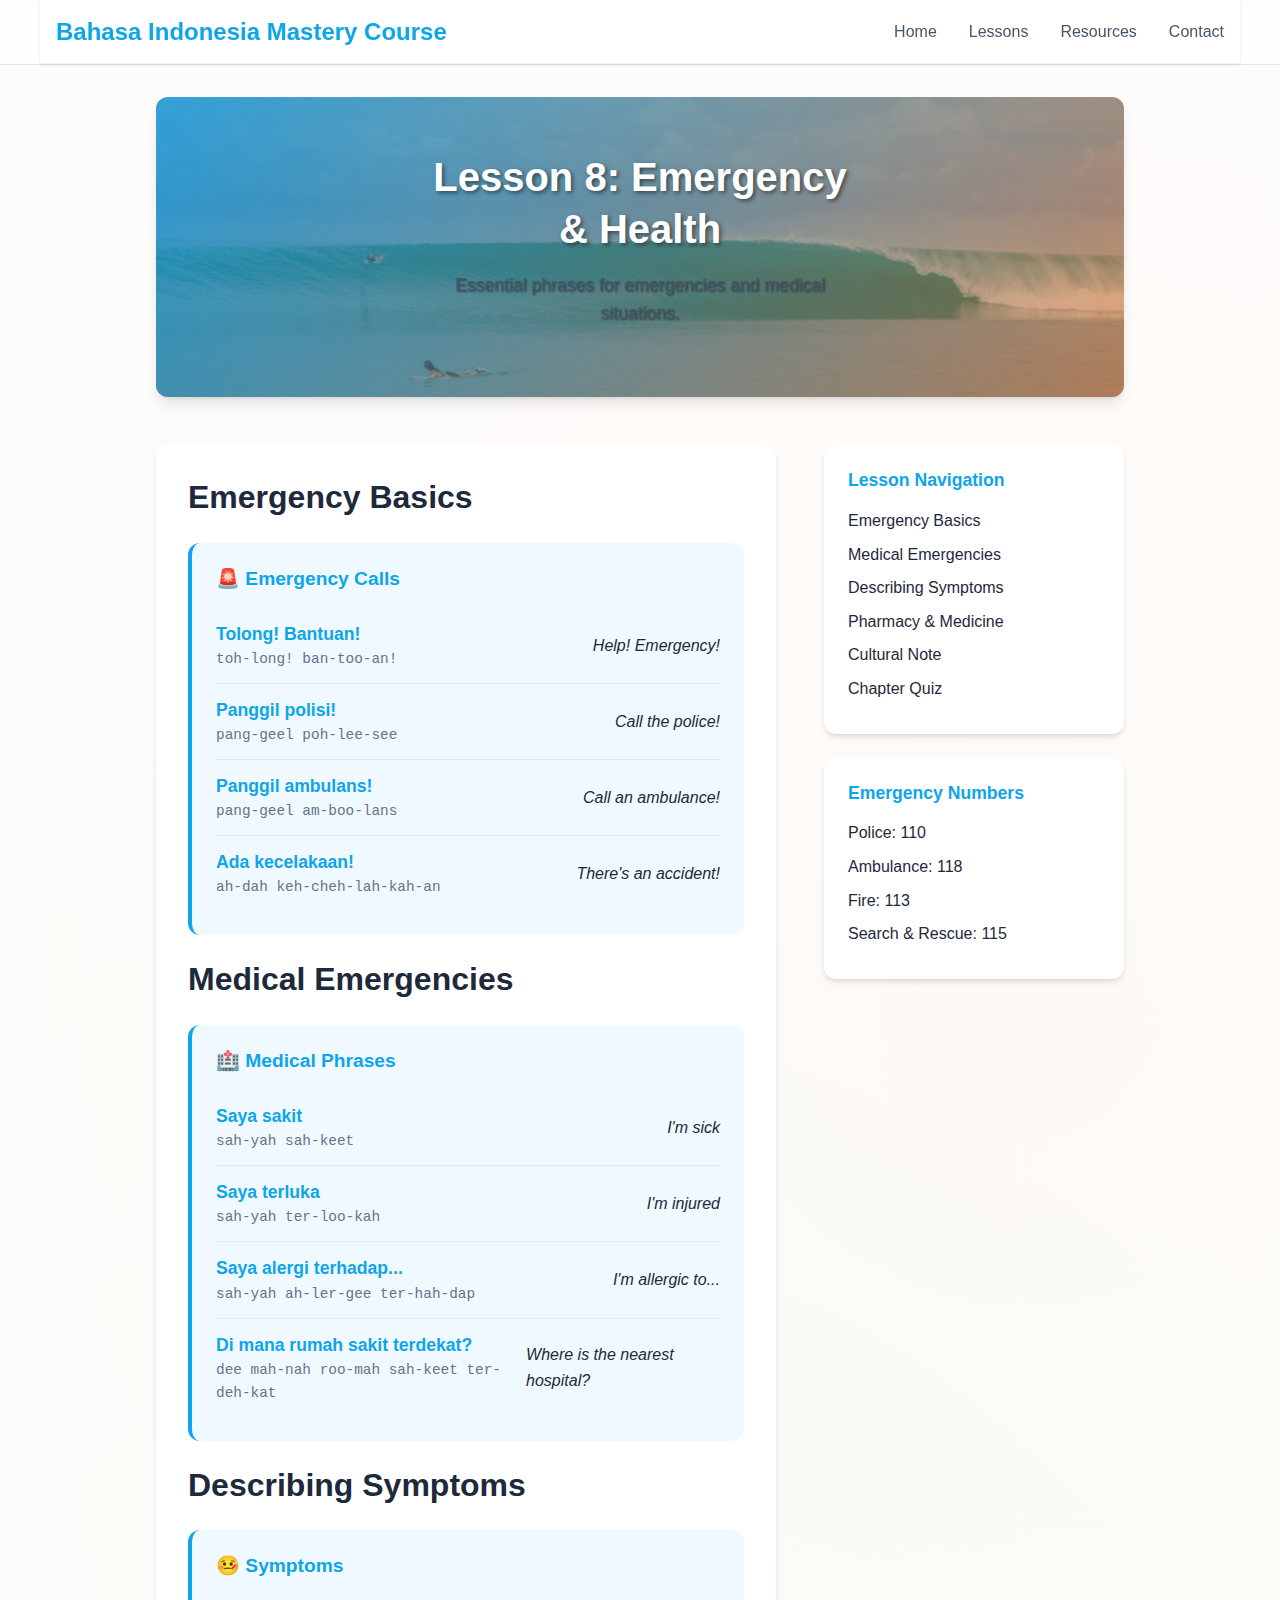
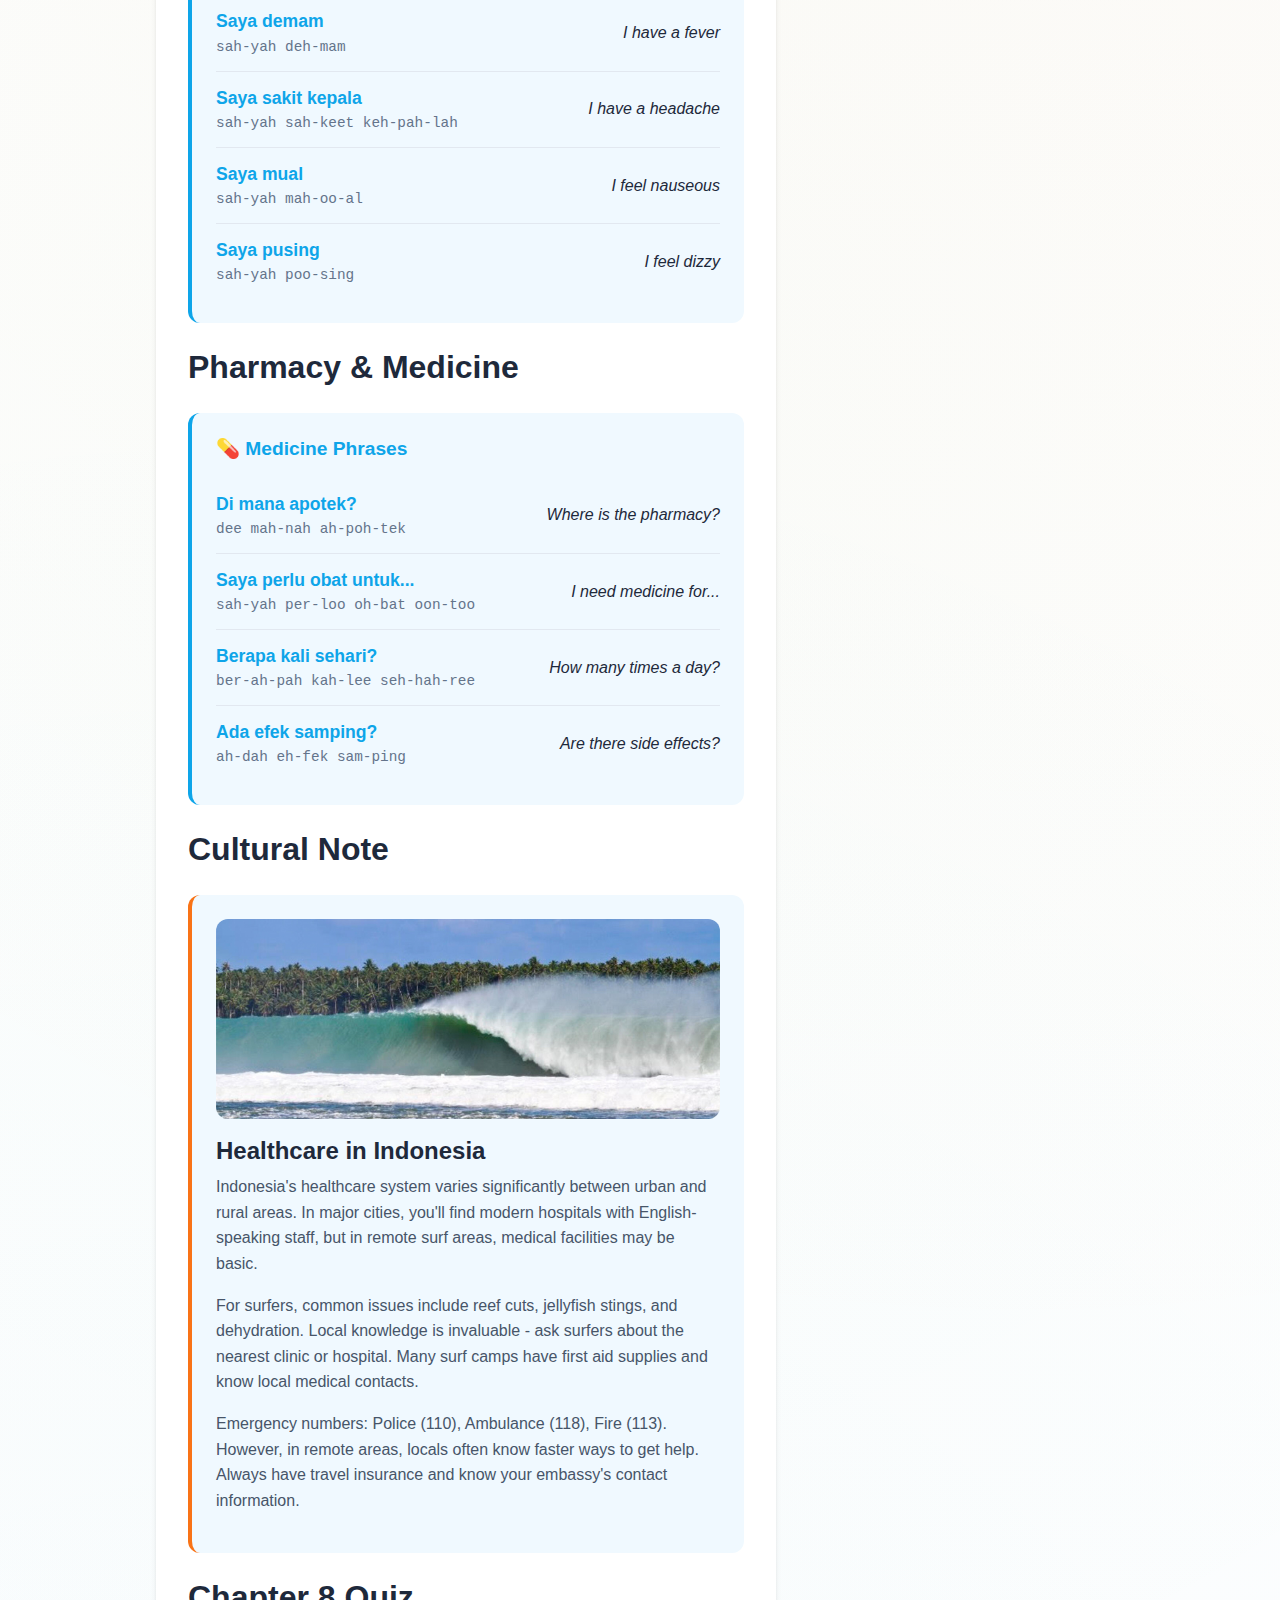
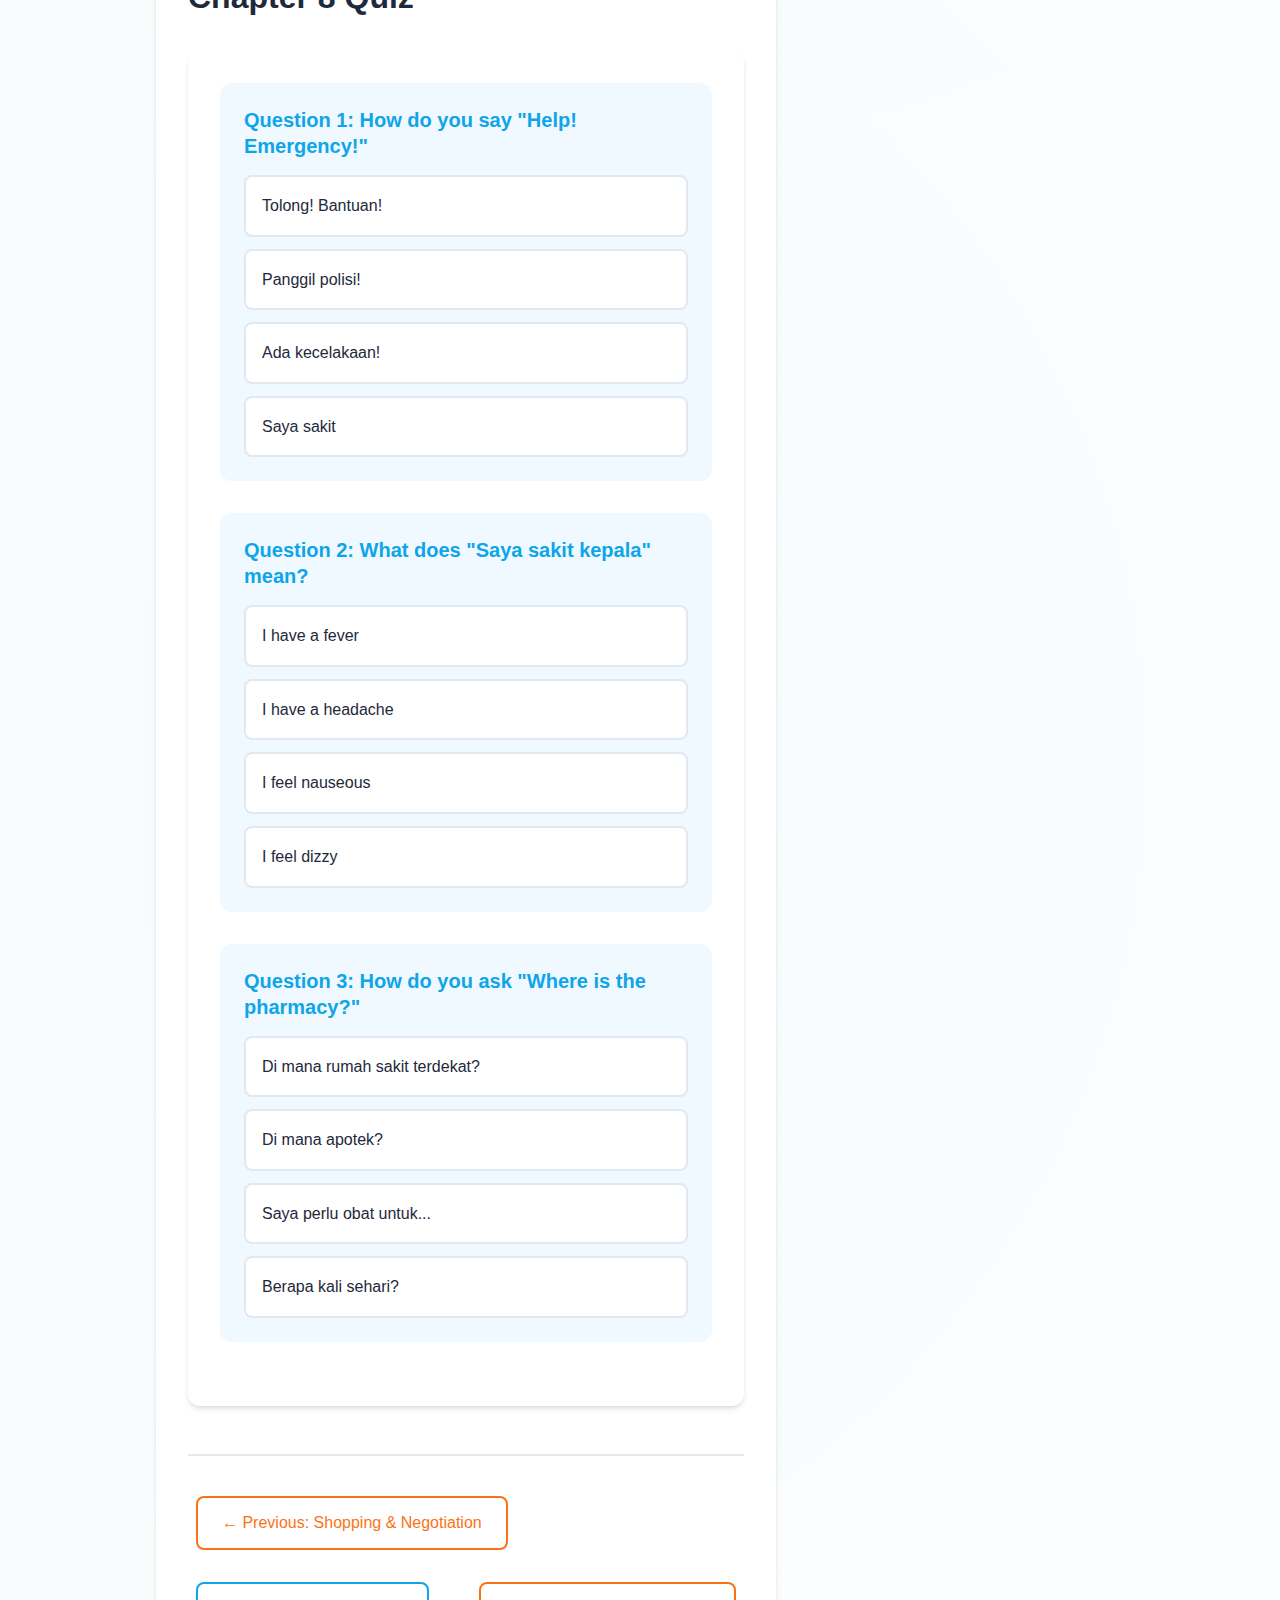
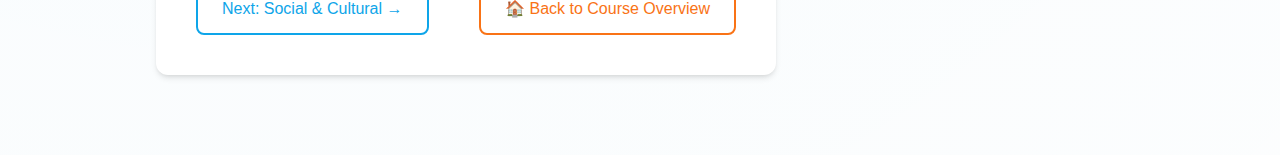
<file: lessons/lesson-08.html>
<!DOCTYPE html>
<html lang="en">
<head>
    <meta charset="UTF-8">
    <meta name="viewport" content="width=device-width, initial-scale=1.0">
    <title>Lesson 8: Emergency & Health - Bahasa Indonesia Course</title>
    <link rel="stylesheet" href="../styles.css">
    <style>
        .lesson-container {
            max-width: 1000px;
            margin: 0 auto;
            padding: 2rem 1rem;
        }
        .lesson-header {
            position: relative;
            margin-bottom: 3rem;
            border-radius: var(--radius-lg);
            overflow: hidden;
            box-shadow: var(--shadow-lg);
        }
        
        .lesson-header-image {
            position: relative;
            width: 100%;
            height: 300px;
            overflow: hidden;
        }
        
        .lesson-header-image img {
            width: 100%;
            height: 100%;
            object-fit: cover;
            filter: brightness(0.8) contrast(1.1);
        }
        
        .lesson-header-overlay {
            position: absolute;
            top: 0;
            left: 0;
            width: 100%;
            height: 100%;
            background: linear-gradient(135deg, rgba(14, 165, 233, 0.7), rgba(249, 115, 22, 0.5));
            z-index: 1;
        }
        
        .lesson-header-content {
            position: absolute;
            top: 50%;
            left: 50%;
            transform: translate(-50%, -50%);
            text-align: center;
            color: white;
            z-index: 2;
            max-width: 800px;
            padding: 2rem;
        }
        
        .lesson-header-content h1 {
            font-size: 2.5rem;
            font-weight: 700;
            margin-bottom: 1rem;
            text-shadow: 2px 2px 4px rgba(0, 0, 0, 0.5);
        }
        
        .lesson-header-content p {
            font-size: 1.1rem;
            text-shadow: 1px 1px 2px rgba(0, 0, 0, 0.5);
        }
        .lesson-content {
            display: grid;
            grid-template-columns: 1fr 300px;
            gap: 3rem;
            margin-bottom: 3rem;
        }
        .lesson-main {
            background: var(--card-bg);
            padding: 2rem;
            border-radius: var(--radius-lg);
            box-shadow: var(--shadow-md);
        }
        .lesson-sidebar {
            display: flex;
            flex-direction: column;
            gap: 1.5rem;
        }
        .sidebar-section {
            background: var(--card-bg);
            padding: 1.5rem;
            border-radius: var(--radius-lg);
            box-shadow: var(--shadow-md);
        }
        .sidebar-section h3 {
            color: var(--primary-color);
            margin-bottom: 1rem;
            font-size: 1.1rem;
        }
        .sidebar-section ul {
            list-style: none;
            padding: 0;
        }
        .sidebar-section li {
            margin-bottom: 0.5rem;
        }
        .sidebar-section a {
            color: var(--text-color);
            text-decoration: none;
            transition: color 0.3s ease;
        }
        .sidebar-section a:hover {
            color: var(--primary-color);
        }
        .phrase-bank {
            background: var(--accent-bg);
            padding: 1.5rem;
            border-radius: var(--radius-lg);
            margin: 1.5rem 0;
            border-left: 4px solid var(--primary-color);
        }
        .phrase-bank h3 {
            color: var(--primary-color);
            margin-bottom: 1rem;
            font-size: 1.2rem;
        }
        .phrase-item {
            display: flex;
            justify-content: space-between;
            align-items: center;
            padding: 0.75rem 0;
            border-bottom: 1px solid var(--border-color);
        }
        .phrase-item:last-child {
            border-bottom: none;
        }
        .indonesian {
            font-weight: 600;
            color: var(--primary-color);
            font-size: 1.1rem;
        }
        .english {
            color: var(--text-color);
            font-style: italic;
        }
        .pronunciation {
            font-size: 0.9rem;
            color: var(--text-muted);
            font-family: 'Courier New', monospace;
        }
        .quiz-container {
            background: var(--card-bg);
            padding: 2rem;
            border-radius: var(--radius-lg);
            box-shadow: var(--shadow-md);
            margin-top: 2rem;
        }
        .quiz-question {
            margin-bottom: 2rem;
            padding: 1.5rem;
            background: var(--accent-bg);
            border-radius: var(--radius-lg);
        }
        .quiz-question h4 {
            color: var(--primary-color);
            margin-bottom: 1rem;
        }
        .quiz-options {
            display: grid;
            gap: 0.75rem;
        }
        .quiz-option {
            padding: 1rem;
            background: white;
            border: 2px solid var(--border-color);
            border-radius: var(--radius-md);
            cursor: pointer;
            transition: all 0.3s ease;
        }
        .quiz-option:hover {
            border-color: var(--primary-color);
            background: var(--accent-bg);
        }
        .quiz-option.correct {
            border-color: var(--success-color);
            background: var(--success-bg);
        }
        .quiz-option.incorrect {
            border-color: var(--error-color);
            background: var(--error-bg);
        }
        .quiz-feedback {
            margin-top: 1rem;
            padding: 1rem;
            border-radius: var(--radius-md);
            display: none;
        }
        .quiz-feedback.correct {
            background: var(--success-bg);
            color: var(--success-color);
            border: 1px solid var(--success-color);
        }
        .quiz-feedback.incorrect {
            background: var(--error-bg);
            color: var(--error-color);
            border: 1px solid var(--error-color);
        }
        .cultural-note {
            background: var(--accent-bg);
            padding: 1.5rem;
            border-radius: var(--radius-lg);
            margin: 1.5rem 0;
            border-left: 4px solid var(--secondary-color);
        }
        .cultural-image {
            width: 100%;
            height: 200px;
            border-radius: var(--radius-lg);
            overflow: hidden;
            margin-bottom: 1rem;
        }
        .cultural-image img {
            width: 100%;
            height: 100%;
            object-fit: cover;
        }
        .lesson-navigation {
            display: flex;
            justify-content: space-between;
            align-items: center;
            margin-top: 3rem;
            padding-top: 2rem;
            border-top: 2px solid var(--border-color);
            flex-wrap: wrap;
            gap: 1rem;
        }

        @media (max-width: 768px) {
            .lesson-content {
                grid-template-columns: 1fr;
            }
            .lesson-header-content h1 {
                font-size: 2rem;
            }
            .lesson-navigation {
                flex-direction: column;
                align-items: stretch;
            }
        }
    </style>
</head>
<body>
    <header class="header">
        <nav class="nav">
            <div class="nav-brand">
                <h1>Bahasa Indonesia Mastery Course</h1>
            </div>
            <ul class="nav-links">
                <li><a href="../index.html">Home</a></li>
                <li><a href="../index.html#lessons">Lessons</a></li>
                <li><a href="../index.html#resources">Resources</a></li>
                <li><a href="../index.html#contact">Contact</a></li>
            </ul>
        </nav>
    </header>

    <main class="lesson-container">
        <div class="lesson-header">
            <div class="lesson-header-image">
                <img src="../nias-wave.jpg" alt="Emergency and health situations in Indonesia" />
                <div class="lesson-header-overlay"></div>
            </div>
            <div class="lesson-header-content">
                <h1>Lesson 8: Emergency & Health</h1>
                <p>Essential phrases for emergencies and medical situations.</p>
            </div>
        </div>

        <div class="lesson-content">
            <div class="lesson-main">
                <section id="emergency-basics">
                    <h2>Emergency Basics</h2>
                    <div class="phrase-bank">
                        <h3>🚨 Emergency Calls</h3>
                        <div class="phrase-item">
                            <div>
                                <div class="indonesian">Tolong! Bantuan!</div>
                                <div class="pronunciation">toh-long! ban-too-an!</div>
                            </div>
                            <div class="english">Help! Emergency!</div>
                        </div>
                        <div class="phrase-item">
                            <div>
                                <div class="indonesian">Panggil polisi!</div>
                                <div class="pronunciation">pang-geel poh-lee-see</div>
                            </div>
                            <div class="english">Call the police!</div>
                        </div>
                        <div class="phrase-item">
                            <div>
                                <div class="indonesian">Panggil ambulans!</div>
                                <div class="pronunciation">pang-geel am-boo-lans</div>
                            </div>
                            <div class="english">Call an ambulance!</div>
                        </div>
                        <div class="phrase-item">
                            <div>
                                <div class="indonesian">Ada kecelakaan!</div>
                                <div class="pronunciation">ah-dah keh-cheh-lah-kah-an</div>
                            </div>
                            <div class="english">There's an accident!</div>
                        </div>
                    </div>
                </section>

                <section id="medical-emergencies">
                    <h2>Medical Emergencies</h2>
                    <div class="phrase-bank">
                        <h3>🏥 Medical Phrases</h3>
                        <div class="phrase-item">
                            <div>
                                <div class="indonesian">Saya sakit</div>
                                <div class="pronunciation">sah-yah sah-keet</div>
                            </div>
                            <div class="english">I'm sick</div>
                        </div>
                        <div class="phrase-item">
                            <div>
                                <div class="indonesian">Saya terluka</div>
                                <div class="pronunciation">sah-yah ter-loo-kah</div>
                            </div>
                            <div class="english">I'm injured</div>
                        </div>
                        <div class="phrase-item">
                            <div>
                                <div class="indonesian">Saya alergi terhadap...</div>
                                <div class="pronunciation">sah-yah ah-ler-gee ter-hah-dap</div>
                            </div>
                            <div class="english">I'm allergic to...</div>
                        </div>
                        <div class="phrase-item">
                            <div>
                                <div class="indonesian">Di mana rumah sakit terdekat?</div>
                                <div class="pronunciation">dee mah-nah roo-mah sah-keet ter-deh-kat</div>
                            </div>
                            <div class="english">Where is the nearest hospital?</div>
                        </div>
                    </div>
                </section>

                <section id="symptoms-description">
                    <h2>Describing Symptoms</h2>
                    <div class="phrase-bank">
                        <h3>🤒 Symptoms</h3>
                        <div class="phrase-item">
                            <div>
                                <div class="indonesian">Saya demam</div>
                                <div class="pronunciation">sah-yah deh-mam</div>
                            </div>
                            <div class="english">I have a fever</div>
                        </div>
                        <div class="phrase-item">
                            <div>
                                <div class="indonesian">Saya sakit kepala</div>
                                <div class="pronunciation">sah-yah sah-keet keh-pah-lah</div>
                            </div>
                            <div class="english">I have a headache</div>
                        </div>
                        <div class="phrase-item">
                            <div>
                                <div class="indonesian">Saya mual</div>
                                <div class="pronunciation">sah-yah mah-oo-al</div>
                            </div>
                            <div class="english">I feel nauseous</div>
                        </div>
                        <div class="phrase-item">
                            <div>
                                <div class="indonesian">Saya pusing</div>
                                <div class="pronunciation">sah-yah poo-sing</div>
                            </div>
                            <div class="english">I feel dizzy</div>
                        </div>
                    </div>
                </section>

                <section id="pharmacy-medicine">
                    <h2>Pharmacy & Medicine</h2>
                    <div class="phrase-bank">
                        <h3>💊 Medicine Phrases</h3>
                        <div class="phrase-item">
                            <div>
                                <div class="indonesian">Di mana apotek?</div>
                                <div class="pronunciation">dee mah-nah ah-poh-tek</div>
                            </div>
                            <div class="english">Where is the pharmacy?</div>
                        </div>
                        <div class="phrase-item">
                            <div>
                                <div class="indonesian">Saya perlu obat untuk...</div>
                                <div class="pronunciation">sah-yah per-loo oh-bat oon-too</div>
                            </div>
                            <div class="english">I need medicine for...</div>
                        </div>
                        <div class="phrase-item">
                            <div>
                                <div class="indonesian">Berapa kali sehari?</div>
                                <div class="pronunciation">ber-ah-pah kah-lee seh-hah-ree</div>
                            </div>
                            <div class="english">How many times a day?</div>
                        </div>
                        <div class="phrase-item">
                            <div>
                                <div class="indonesian">Ada efek samping?</div>
                                <div class="pronunciation">ah-dah eh-fek sam-ping</div>
                            </div>
                            <div class="english">Are there side effects?</div>
                        </div>
                    </div>
                </section>

                <section id="cultural-note">
                    <h2>Cultural Note</h2>
                    <div class="cultural-note">
                        <div class="cultural-image">
                            <img src="../lagundry-bay-barrel.jpg" alt="Indonesian healthcare culture" />
                        </div>
                        <h3>Healthcare in Indonesia</h3>
                        <p>Indonesia's healthcare system varies significantly between urban and rural areas. In major cities, you'll find modern hospitals with English-speaking staff, but in remote surf areas, medical facilities may be basic.</p>
                        <p>For surfers, common issues include reef cuts, jellyfish stings, and dehydration. Local knowledge is invaluable - ask surfers about the nearest clinic or hospital. Many surf camps have first aid supplies and know local medical contacts.</p>
                        <p>Emergency numbers: Police (110), Ambulance (118), Fire (113). However, in remote areas, locals often know faster ways to get help. Always have travel insurance and know your embassy's contact information.</p>
                    </div>
                </section>

                <section id="quiz">
                    <h2>Chapter 8 Quiz</h2>
                    <div class="quiz-container">
                        <div class="quiz-question">
                            <h4>Question 1: How do you say "Help! Emergency!"</h4>
                            <div class="quiz-options">
                                <div class="quiz-option" data-answer="correct">Tolong! Bantuan!</div>
                                <div class="quiz-option" data-answer="incorrect">Panggil polisi!</div>
                                <div class="quiz-option" data-answer="incorrect">Ada kecelakaan!</div>
                                <div class="quiz-option" data-answer="incorrect">Saya sakit</div>
                            </div>
                            <div class="quiz-feedback correct">Correct! "Tolong! Bantuan!" means "Help! Emergency!"</div>
                            <div class="quiz-feedback incorrect">Incorrect. The correct answer is "Tolong! Bantuan!"</div>
                        </div>

                        <div class="quiz-question">
                            <h4>Question 2: What does "Saya sakit kepala" mean?</h4>
                            <div class="quiz-options">
                                <div class="quiz-option" data-answer="incorrect">I have a fever</div>
                                <div class="quiz-option" data-answer="correct">I have a headache</div>
                                <div class="quiz-option" data-answer="incorrect">I feel nauseous</div>
                                <div class="quiz-option" data-answer="incorrect">I feel dizzy</div>
                            </div>
                            <div class="quiz-feedback correct">Correct! "Saya sakit kepala" means "I have a headache."</div>
                            <div class="quiz-feedback incorrect">Incorrect. "Saya sakit kepala" means "I have a headache."</div>
                        </div>

                        <div class="quiz-question">
                            <h4>Question 3: How do you ask "Where is the pharmacy?"</h4>
                            <div class="quiz-options">
                                <div class="quiz-option" data-answer="incorrect">Di mana rumah sakit terdekat?</div>
                                <div class="quiz-option" data-answer="correct">Di mana apotek?</div>
                                <div class="quiz-option" data-answer="incorrect">Saya perlu obat untuk...</div>
                                <div class="quiz-option" data-answer="incorrect">Berapa kali sehari?</div>
                            </div>
                            <div class="quiz-feedback correct">Correct! "Di mana apotek?" means "Where is the pharmacy?"</div>
                            <div class="quiz-feedback incorrect">Incorrect. "Di mana apotek?" means "Where is the pharmacy?"</div>
                        </div>
                    </div>
                </section>

                <div class="lesson-navigation">
                    <a href="lesson-07.html" class="nav-button secondary">← Previous: Shopping & Negotiation</a>
                    <a href="lesson-09.html" class="nav-button">Next: Social & Cultural →</a>
                    <a href="../index.html" class="nav-button secondary">🏠 Back to Course Overview</a>
                </div>
            </div>

            <div class="lesson-sidebar">
                <div class="sidebar-section">
                    <h3>Lesson Navigation</h3>
                    <ul>
                        <li><a href="#emergency-basics">Emergency Basics</a></li>
                        <li><a href="#medical-emergencies">Medical Emergencies</a></li>
                        <li><a href="#symptoms-description">Describing Symptoms</a></li>
                        <li><a href="#pharmacy-medicine">Pharmacy & Medicine</a></li>
                        <li><a href="#cultural-note">Cultural Note</a></li>
                        <li><a href="#quiz">Chapter Quiz</a></li>
                    </ul>
                </div>

                <div class="sidebar-section">
                    <h3>Emergency Numbers</h3>
                    <ul>
                        <li>Police: 110</li>
                        <li>Ambulance: 118</li>
                        <li>Fire: 113</li>
                        <li>Search & Rescue: 115</li>
                    </ul>
                </div>

            </div>
        </div>
    </main>

    <script>
        // Quiz functionality
        document.addEventListener('DOMContentLoaded', function() {
            const quizOptions = document.querySelectorAll('.quiz-option');
            
            quizOptions.forEach(option => {
                option.addEventListener('click', function() {
                    const question = this.closest('.quiz-question');
                    const allOptions = question.querySelectorAll('.quiz-option');
                    const feedback = question.querySelectorAll('.quiz-feedback');
                    
                    // Remove previous selections
                    allOptions.forEach(opt => {
                        opt.classList.remove('correct', 'incorrect');
                    });
                    
                    // Hide all feedback
                    feedback.forEach(fb => fb.style.display = 'none');
                    
                    // Show selected answer
                    if (this.dataset.answer === 'correct') {
                        this.classList.add('correct');
                        question.querySelector('.quiz-feedback.correct').style.display = 'block';
                    } else {
                        this.classList.add('incorrect');
                        question.querySelector('.quiz-feedback.incorrect').style.display = 'block';
                        // Show correct answer
                        const correctOption = question.querySelector('.quiz-option[data-answer="correct"]');
                        correctOption.classList.add('correct');
                    }
                });
            });
        });
    </script>
</body>
</html>
</file>
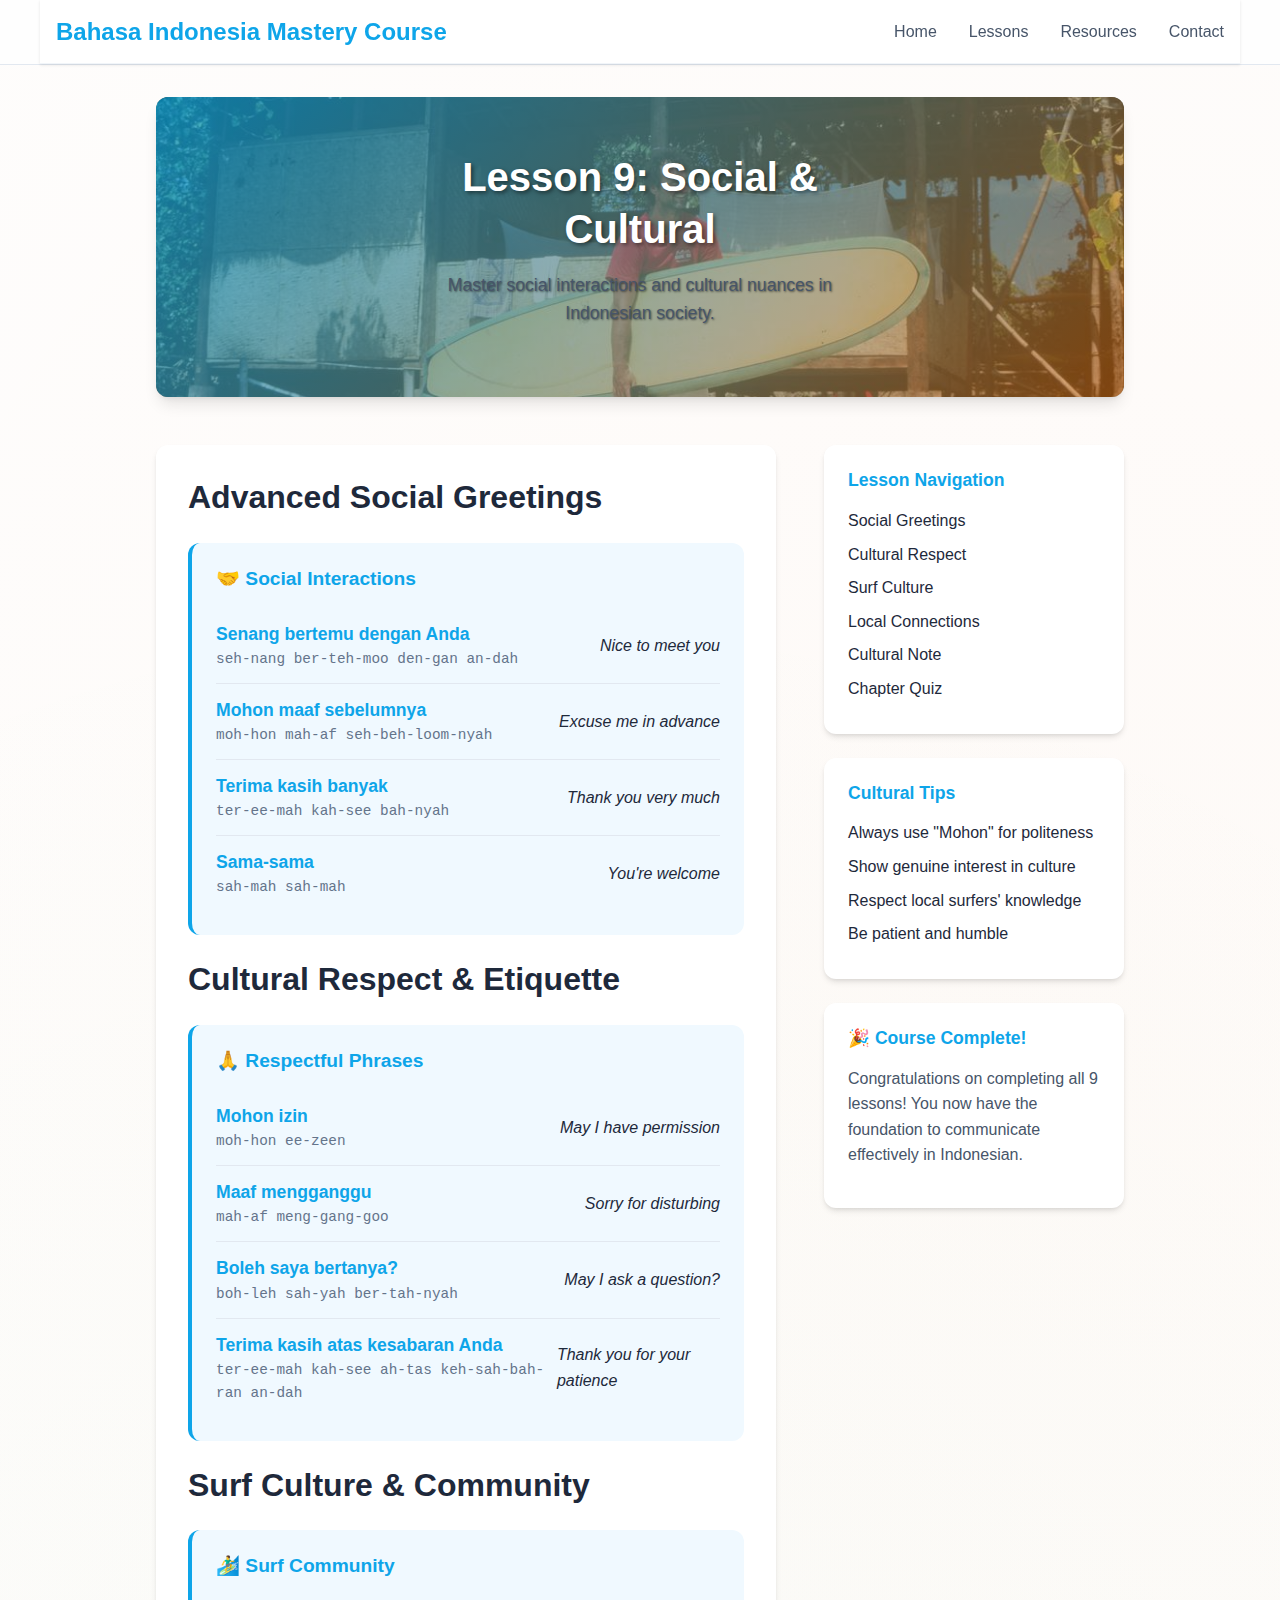
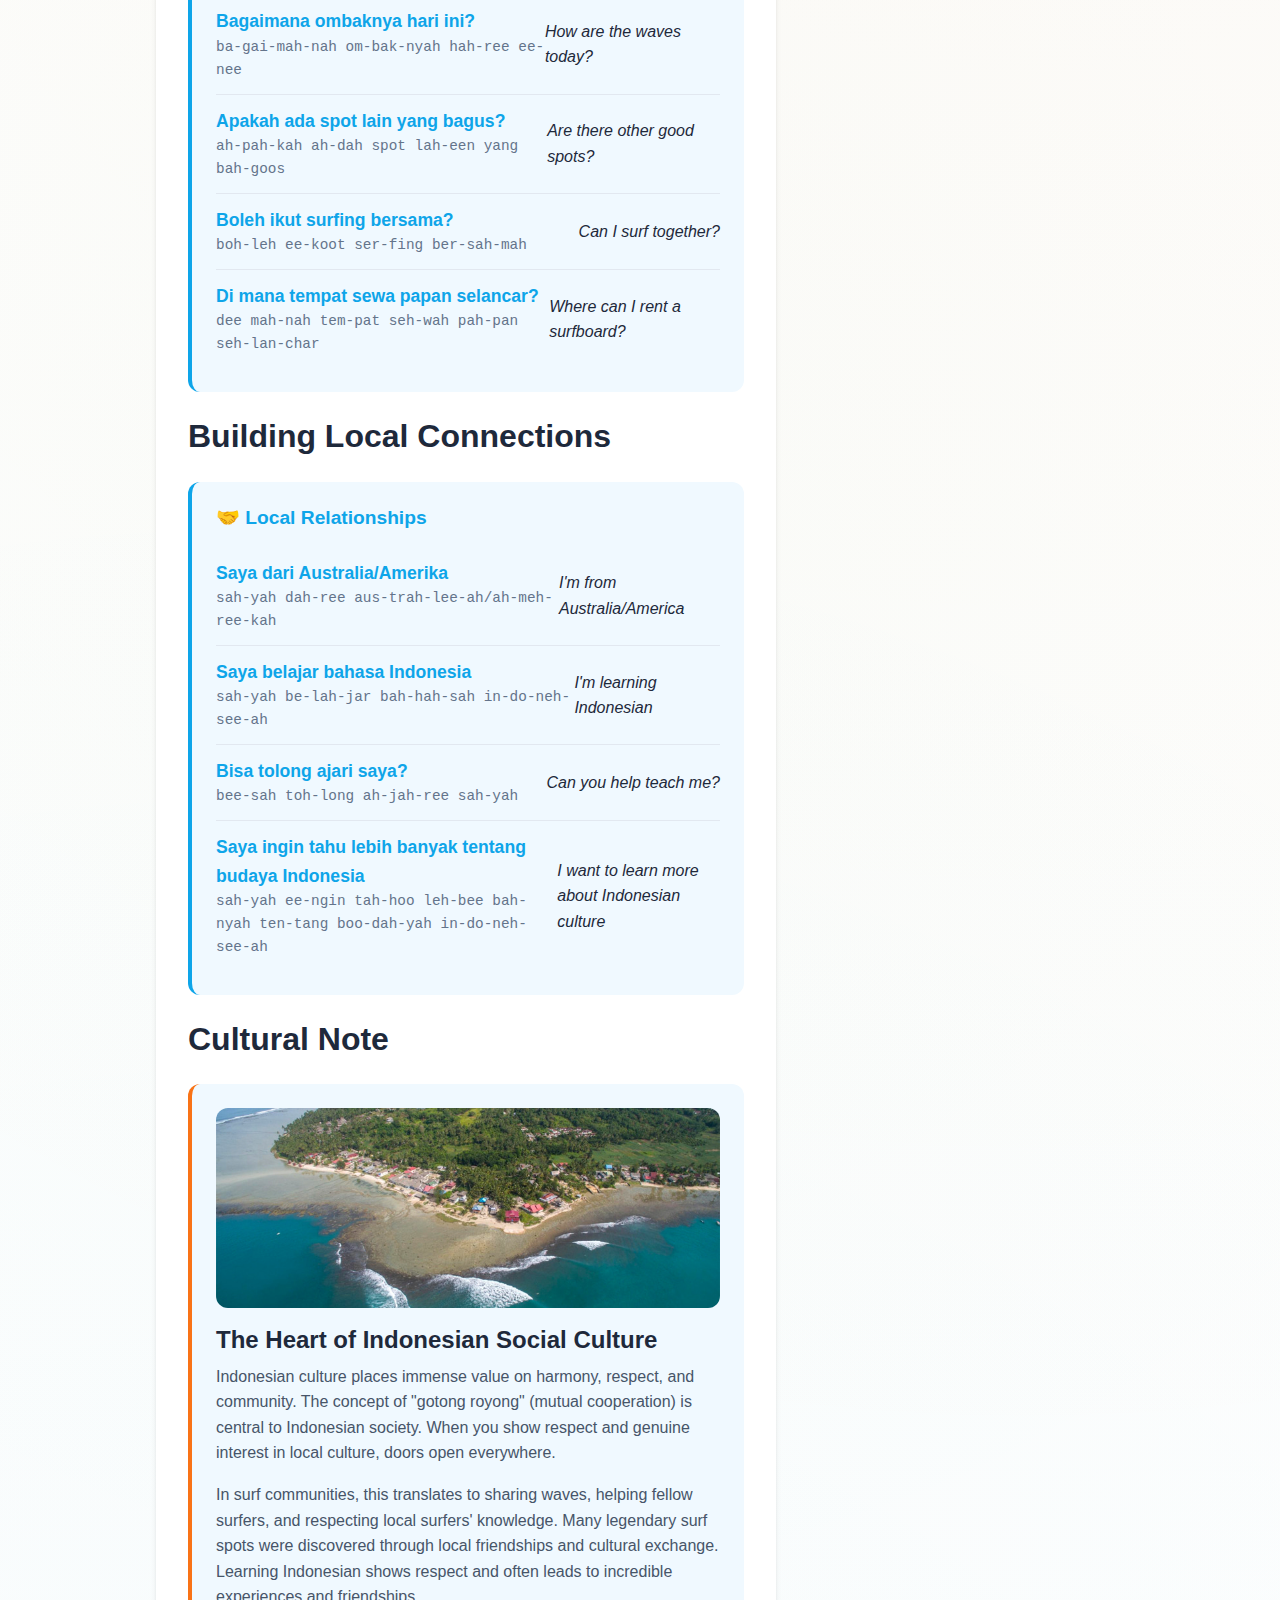
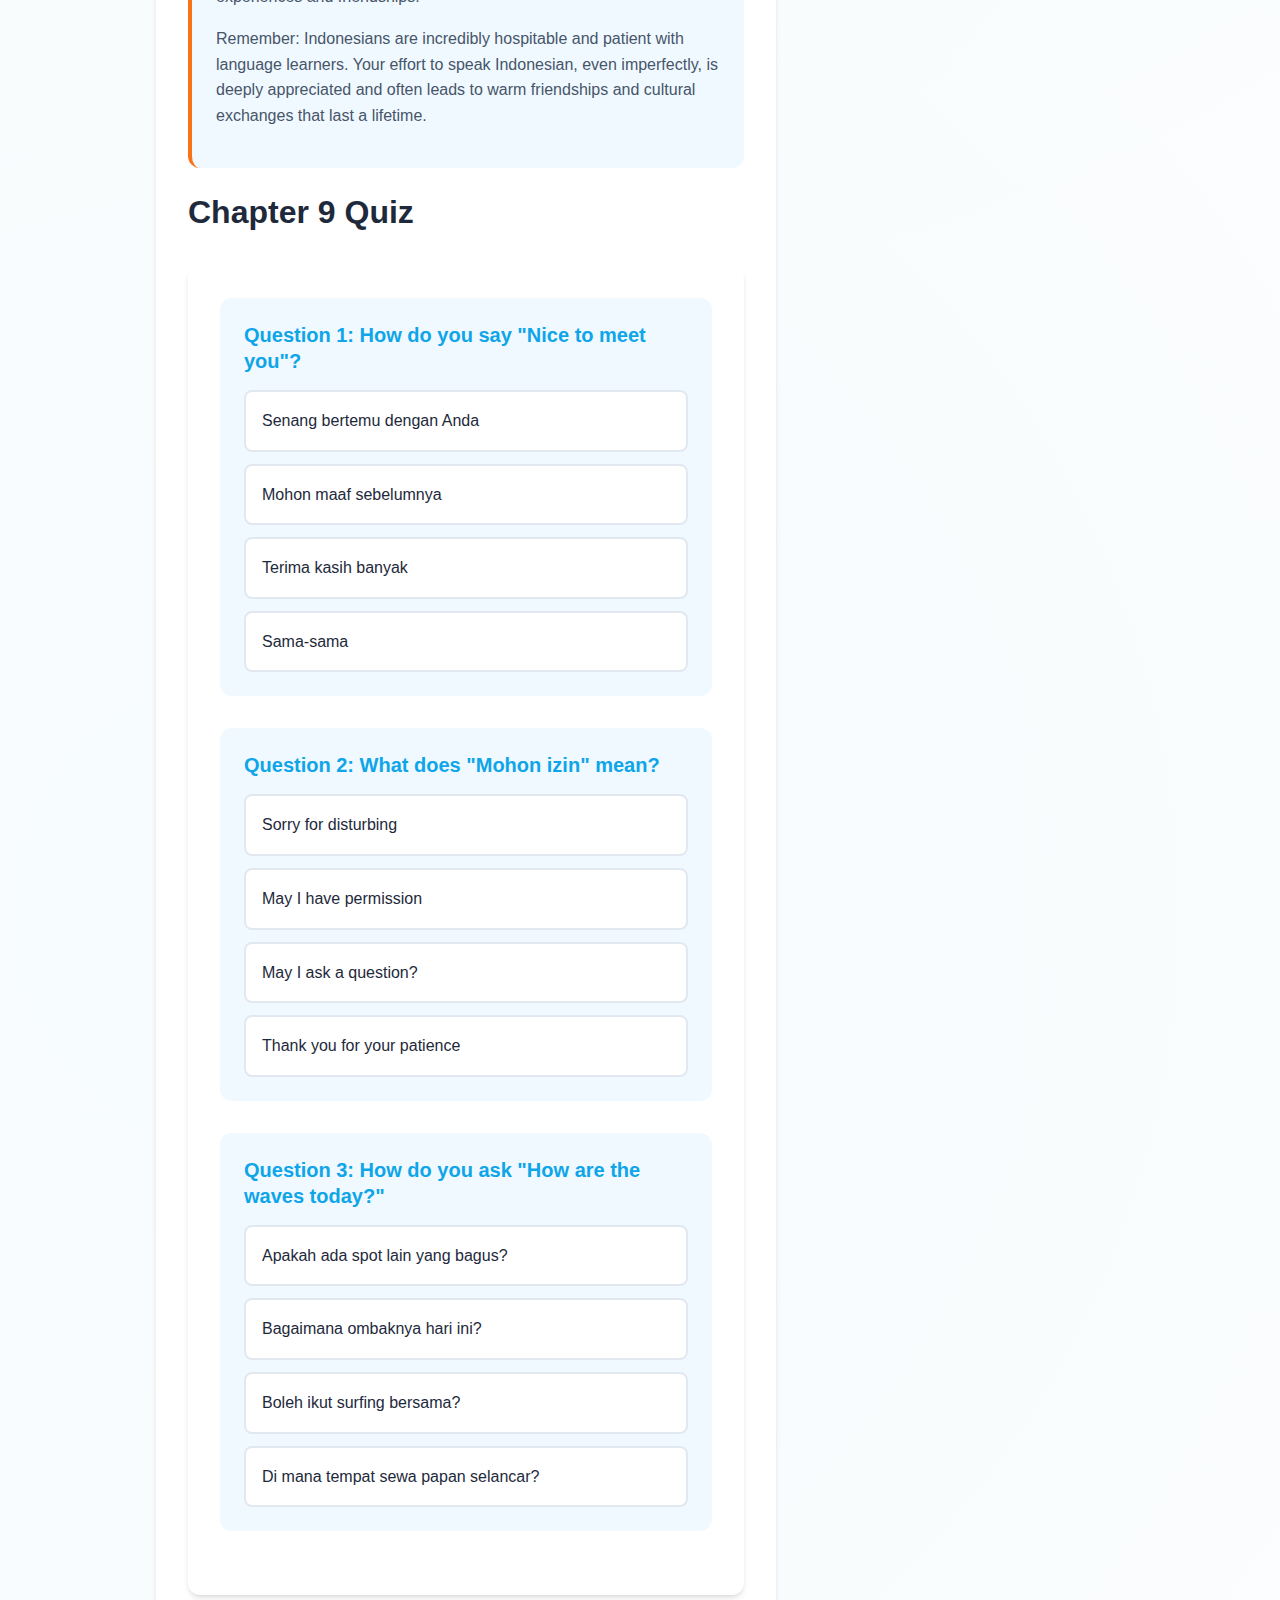
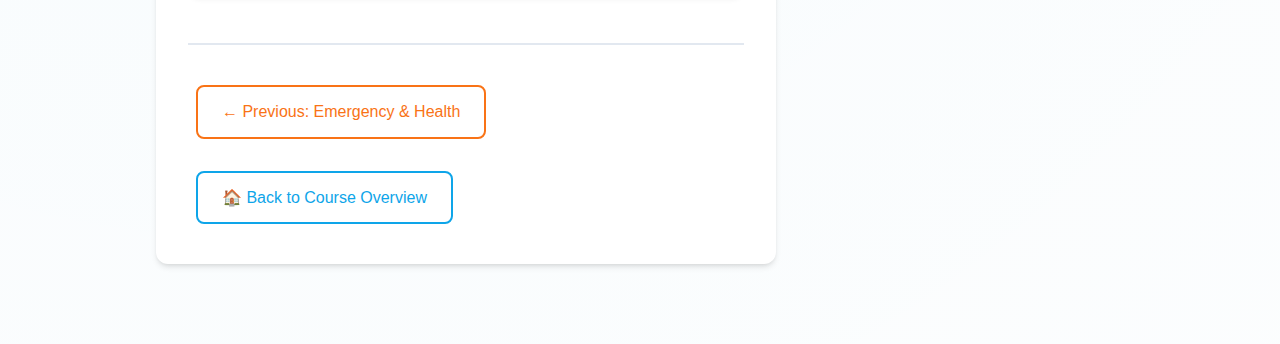
<file: lessons/lesson-09.html>
<!DOCTYPE html>
<html lang="en">
<head>
    <meta charset="UTF-8">
    <meta name="viewport" content="width=device-width, initial-scale=1.0">
    <title>Lesson 9: Social & Cultural - Bahasa Indonesia Course</title>
    <link rel="stylesheet" href="../styles.css">
    <style>
        .lesson-container {
            max-width: 1000px;
            margin: 0 auto;
            padding: 2rem 1rem;
        }
        .lesson-header {
            position: relative;
            margin-bottom: 3rem;
            border-radius: var(--radius-lg);
            overflow: hidden;
            box-shadow: var(--shadow-lg);
        }
        
        .lesson-header-image {
            position: relative;
            width: 100%;
            height: 300px;
            overflow: hidden;
        }
        
        .lesson-header-image img {
            width: 100%;
            height: 100%;
            object-fit: cover;
            filter: brightness(0.8) contrast(1.1);
        }
        
        .lesson-header-overlay {
            position: absolute;
            top: 0;
            left: 0;
            width: 100%;
            height: 100%;
            background: linear-gradient(135deg, rgba(14, 165, 233, 0.7), rgba(249, 115, 22, 0.5));
            z-index: 1;
        }
        
        .lesson-header-content {
            position: absolute;
            top: 50%;
            left: 50%;
            transform: translate(-50%, -50%);
            text-align: center;
            color: white;
            z-index: 2;
            max-width: 800px;
            padding: 2rem;
        }
        
        .lesson-header-content h1 {
            font-size: 2.5rem;
            font-weight: 700;
            margin-bottom: 1rem;
            text-shadow: 2px 2px 4px rgba(0, 0, 0, 0.5);
        }
        
        .lesson-header-content p {
            font-size: 1.1rem;
            text-shadow: 1px 1px 2px rgba(0, 0, 0, 0.5);
        }
        .lesson-content {
            display: grid;
            grid-template-columns: 1fr 300px;
            gap: 3rem;
            margin-bottom: 3rem;
        }
        .lesson-main {
            background: var(--card-bg);
            padding: 2rem;
            border-radius: var(--radius-lg);
            box-shadow: var(--shadow-md);
        }
        .lesson-sidebar {
            display: flex;
            flex-direction: column;
            gap: 1.5rem;
        }
        .sidebar-section {
            background: var(--card-bg);
            padding: 1.5rem;
            border-radius: var(--radius-lg);
            box-shadow: var(--shadow-md);
        }
        .sidebar-section h3 {
            color: var(--primary-color);
            margin-bottom: 1rem;
            font-size: 1.1rem;
        }
        .sidebar-section ul {
            list-style: none;
            padding: 0;
        }
        .sidebar-section li {
            margin-bottom: 0.5rem;
        }
        .sidebar-section a {
            color: var(--text-color);
            text-decoration: none;
            transition: color 0.3s ease;
        }
        .sidebar-section a:hover {
            color: var(--primary-color);
        }
        .phrase-bank {
            background: var(--accent-bg);
            padding: 1.5rem;
            border-radius: var(--radius-lg);
            margin: 1.5rem 0;
            border-left: 4px solid var(--primary-color);
        }
        .phrase-bank h3 {
            color: var(--primary-color);
            margin-bottom: 1rem;
            font-size: 1.2rem;
        }
        .phrase-item {
            display: flex;
            justify-content: space-between;
            align-items: center;
            padding: 0.75rem 0;
            border-bottom: 1px solid var(--border-color);
        }
        .phrase-item:last-child {
            border-bottom: none;
        }
        .indonesian {
            font-weight: 600;
            color: var(--primary-color);
            font-size: 1.1rem;
        }
        .english {
            color: var(--text-color);
            font-style: italic;
        }
        .pronunciation {
            font-size: 0.9rem;
            color: var(--text-muted);
            font-family: 'Courier New', monospace;
        }
        .quiz-container {
            background: var(--card-bg);
            padding: 2rem;
            border-radius: var(--radius-lg);
            box-shadow: var(--shadow-md);
            margin-top: 2rem;
        }
        .quiz-question {
            margin-bottom: 2rem;
            padding: 1.5rem;
            background: var(--accent-bg);
            border-radius: var(--radius-lg);
        }
        .quiz-question h4 {
            color: var(--primary-color);
            margin-bottom: 1rem;
        }
        .quiz-options {
            display: grid;
            gap: 0.75rem;
        }
        .quiz-option {
            padding: 1rem;
            background: white;
            border: 2px solid var(--border-color);
            border-radius: var(--radius-md);
            cursor: pointer;
            transition: all 0.3s ease;
        }
        .quiz-option:hover {
            border-color: var(--primary-color);
            background: var(--accent-bg);
        }
        .quiz-option.correct {
            border-color: var(--success-color);
            background: var(--success-bg);
        }
        .quiz-option.incorrect {
            border-color: var(--error-color);
            background: var(--error-bg);
        }
        .quiz-feedback {
            margin-top: 1rem;
            padding: 1rem;
            border-radius: var(--radius-md);
            display: none;
        }
        .quiz-feedback.correct {
            background: var(--success-bg);
            color: var(--success-color);
            border: 1px solid var(--success-color);
        }
        .quiz-feedback.incorrect {
            background: var(--error-bg);
            color: var(--error-color);
            border: 1px solid var(--error-color);
        }
        .cultural-note {
            background: var(--accent-bg);
            padding: 1.5rem;
            border-radius: var(--radius-lg);
            margin: 1.5rem 0;
            border-left: 4px solid var(--secondary-color);
        }
        .cultural-image {
            width: 100%;
            height: 200px;
            border-radius: var(--radius-lg);
            overflow: hidden;
            margin-bottom: 1rem;
        }
        .cultural-image img {
            width: 100%;
            height: 100%;
            object-fit: cover;
        }
        .lesson-navigation {
            display: flex;
            justify-content: space-between;
            align-items: center;
            margin-top: 3rem;
            padding-top: 2rem;
            border-top: 2px solid var(--border-color);
            flex-wrap: wrap;
            gap: 1rem;
        }

        @media (max-width: 768px) {
            .lesson-content {
                grid-template-columns: 1fr;
            }
            .lesson-header-content h1 {
                font-size: 2rem;
            }
            .lesson-navigation {
                flex-direction: column;
                align-items: stretch;
            }
        }
    </style>
</head>
<body>
    <header class="header">
        <nav class="nav">
            <div class="nav-brand">
                <h1>Bahasa Indonesia Mastery Course</h1>
            </div>
            <ul class="nav-links">
                <li><a href="../index.html">Home</a></li>
                <li><a href="../index.html#lessons">Lessons</a></li>
                <li><a href="../index.html#resources">Resources</a></li>
                <li><a href="../index.html#contact">Contact</a></li>
            </ul>
        </nav>
    </header>

    <main class="lesson-container">
        <div class="lesson-header">
            <div class="lesson-header-image">
                <img src="../20201231083609_bill.jpg" alt="Indonesian social and cultural interactions" />
                <div class="lesson-header-overlay"></div>
            </div>
            <div class="lesson-header-content">
                <h1>Lesson 9: Social & Cultural</h1>
                <p>Master social interactions and cultural nuances in Indonesian society.</p>
            </div>
        </div>

        <div class="lesson-content">
            <div class="lesson-main">
                <section id="social-greetings">
                    <h2>Advanced Social Greetings</h2>
                    <div class="phrase-bank">
                        <h3>🤝 Social Interactions</h3>
                        <div class="phrase-item">
                            <div>
                                <div class="indonesian">Senang bertemu dengan Anda</div>
                                <div class="pronunciation">seh-nang ber-teh-moo den-gan an-dah</div>
                            </div>
                            <div class="english">Nice to meet you</div>
                        </div>
                        <div class="phrase-item">
                            <div>
                                <div class="indonesian">Mohon maaf sebelumnya</div>
                                <div class="pronunciation">moh-hon mah-af seh-beh-loom-nyah</div>
                            </div>
                            <div class="english">Excuse me in advance</div>
                        </div>
                        <div class="phrase-item">
                            <div>
                                <div class="indonesian">Terima kasih banyak</div>
                                <div class="pronunciation">ter-ee-mah kah-see bah-nyah</div>
                            </div>
                            <div class="english">Thank you very much</div>
                        </div>
                        <div class="phrase-item">
                            <div>
                                <div class="indonesian">Sama-sama</div>
                                <div class="pronunciation">sah-mah sah-mah</div>
                            </div>
                            <div class="english">You're welcome</div>
                        </div>
                    </div>
                </section>

                <section id="cultural-respect">
                    <h2>Cultural Respect & Etiquette</h2>
                    <div class="phrase-bank">
                        <h3>🙏 Respectful Phrases</h3>
                        <div class="phrase-item">
                            <div>
                                <div class="indonesian">Mohon izin</div>
                                <div class="pronunciation">moh-hon ee-zeen</div>
                            </div>
                            <div class="english">May I have permission</div>
                        </div>
                        <div class="phrase-item">
                            <div>
                                <div class="indonesian">Maaf mengganggu</div>
                                <div class="pronunciation">mah-af meng-gang-goo</div>
                            </div>
                            <div class="english">Sorry for disturbing</div>
                        </div>
                        <div class="phrase-item">
                            <div>
                                <div class="indonesian">Boleh saya bertanya?</div>
                                <div class="pronunciation">boh-leh sah-yah ber-tah-nyah</div>
                            </div>
                            <div class="english">May I ask a question?</div>
                        </div>
                        <div class="phrase-item">
                            <div>
                                <div class="indonesian">Terima kasih atas kesabaran Anda</div>
                                <div class="pronunciation">ter-ee-mah kah-see ah-tas keh-sah-bah-ran an-dah</div>
                            </div>
                            <div class="english">Thank you for your patience</div>
                        </div>
                    </div>
                </section>

                <section id="surf-culture">
                    <h2>Surf Culture & Community</h2>
                    <div class="phrase-bank">
                        <h3>🏄‍♂️ Surf Community</h3>
                        <div class="phrase-item">
                            <div>
                                <div class="indonesian">Bagaimana ombaknya hari ini?</div>
                                <div class="pronunciation">ba-gai-mah-nah om-bak-nyah hah-ree ee-nee</div>
                            </div>
                            <div class="english">How are the waves today?</div>
                        </div>
                        <div class="phrase-item">
                            <div>
                                <div class="indonesian">Apakah ada spot lain yang bagus?</div>
                                <div class="pronunciation">ah-pah-kah ah-dah spot lah-een yang bah-goos</div>
                            </div>
                            <div class="english">Are there other good spots?</div>
                        </div>
                        <div class="phrase-item">
                            <div>
                                <div class="indonesian">Boleh ikut surfing bersama?</div>
                                <div class="pronunciation">boh-leh ee-koot ser-fing ber-sah-mah</div>
                            </div>
                            <div class="english">Can I surf together?</div>
                        </div>
                        <div class="phrase-item">
                            <div>
                                <div class="indonesian">Di mana tempat sewa papan selancar?</div>
                                <div class="pronunciation">dee mah-nah tem-pat seh-wah pah-pan seh-lan-char</div>
                            </div>
                            <div class="english">Where can I rent a surfboard?</div>
                        </div>
                    </div>
                </section>

                <section id="local-connections">
                    <h2>Building Local Connections</h2>
                    <div class="phrase-bank">
                        <h3>🤝 Local Relationships</h3>
                        <div class="phrase-item">
                            <div>
                                <div class="indonesian">Saya dari Australia/Amerika</div>
                                <div class="pronunciation">sah-yah dah-ree aus-trah-lee-ah/ah-meh-ree-kah</div>
                            </div>
                            <div class="english">I'm from Australia/America</div>
                        </div>
                        <div class="phrase-item">
                            <div>
                                <div class="indonesian">Saya belajar bahasa Indonesia</div>
                                <div class="pronunciation">sah-yah be-lah-jar bah-hah-sah in-do-neh-see-ah</div>
                            </div>
                            <div class="english">I'm learning Indonesian</div>
                        </div>
                        <div class="phrase-item">
                            <div>
                                <div class="indonesian">Bisa tolong ajari saya?</div>
                                <div class="pronunciation">bee-sah toh-long ah-jah-ree sah-yah</div>
                            </div>
                            <div class="english">Can you help teach me?</div>
                        </div>
                        <div class="phrase-item">
                            <div>
                                <div class="indonesian">Saya ingin tahu lebih banyak tentang budaya Indonesia</div>
                                <div class="pronunciation">sah-yah ee-ngin tah-hoo leh-bee bah-nyah ten-tang boo-dah-yah in-do-neh-see-ah</div>
                            </div>
                            <div class="english">I want to learn more about Indonesian culture</div>
                        </div>
                    </div>
                </section>

                <section id="cultural-note">
                    <h2>Cultural Note</h2>
                    <div class="cultural-note">
                        <div class="cultural-image">
                            <img src="../nias-the-point.jpg" alt="Indonesian social culture and community" />
                        </div>
                        <h3>The Heart of Indonesian Social Culture</h3>
                        <p>Indonesian culture places immense value on harmony, respect, and community. The concept of "gotong royong" (mutual cooperation) is central to Indonesian society. When you show respect and genuine interest in local culture, doors open everywhere.</p>
                        <p>In surf communities, this translates to sharing waves, helping fellow surfers, and respecting local surfers' knowledge. Many legendary surf spots were discovered through local friendships and cultural exchange. Learning Indonesian shows respect and often leads to incredible experiences and friendships.</p>
                        <p>Remember: Indonesians are incredibly hospitable and patient with language learners. Your effort to speak Indonesian, even imperfectly, is deeply appreciated and often leads to warm friendships and cultural exchanges that last a lifetime.</p>
                    </div>
                </section>

                <section id="quiz">
                    <h2>Chapter 9 Quiz</h2>
                    <div class="quiz-container">
                        <div class="quiz-question">
                            <h4>Question 1: How do you say "Nice to meet you"?</h4>
                            <div class="quiz-options">
                                <div class="quiz-option" data-answer="correct">Senang bertemu dengan Anda</div>
                                <div class="quiz-option" data-answer="incorrect">Mohon maaf sebelumnya</div>
                                <div class="quiz-option" data-answer="incorrect">Terima kasih banyak</div>
                                <div class="quiz-option" data-answer="incorrect">Sama-sama</div>
                            </div>
                            <div class="quiz-feedback correct">Correct! "Senang bertemu dengan Anda" means "Nice to meet you."</div>
                            <div class="quiz-feedback incorrect">Incorrect. The correct answer is "Senang bertemu dengan Anda."</div>
                        </div>

                        <div class="quiz-question">
                            <h4>Question 2: What does "Mohon izin" mean?</h4>
                            <div class="quiz-options">
                                <div class="quiz-option" data-answer="incorrect">Sorry for disturbing</div>
                                <div class="quiz-option" data-answer="correct">May I have permission</div>
                                <div class="quiz-option" data-answer="incorrect">May I ask a question?</div>
                                <div class="quiz-option" data-answer="incorrect">Thank you for your patience</div>
                            </div>
                            <div class="quiz-feedback correct">Correct! "Mohon izin" means "May I have permission."</div>
                            <div class="quiz-feedback incorrect">Incorrect. "Mohon izin" means "May I have permission."</div>
                        </div>

                        <div class="quiz-question">
                            <h4>Question 3: How do you ask "How are the waves today?"</h4>
                            <div class="quiz-options">
                                <div class="quiz-option" data-answer="incorrect">Apakah ada spot lain yang bagus?</div>
                                <div class="quiz-option" data-answer="correct">Bagaimana ombaknya hari ini?</div>
                                <div class="quiz-option" data-answer="incorrect">Boleh ikut surfing bersama?</div>
                                <div class="quiz-option" data-answer="incorrect">Di mana tempat sewa papan selancar?</div>
                            </div>
                            <div class="quiz-feedback correct">Correct! "Bagaimana ombaknya hari ini?" means "How are the waves today?"</div>
                            <div class="quiz-feedback incorrect">Incorrect. "Bagaimana ombaknya hari ini?" means "How are the waves today?"</div>
                        </div>
                    </div>
                </section>

                <div class="lesson-navigation">
                    <a href="lesson-08.html" class="nav-button secondary">← Previous: Emergency & Health</a>
                    <a href="../index.html" class="nav-button">🏠 Back to Course Overview</a>
                </div>
            </div>

            <div class="lesson-sidebar">
                <div class="sidebar-section">
                    <h3>Lesson Navigation</h3>
                    <ul>
                        <li><a href="#social-greetings">Social Greetings</a></li>
                        <li><a href="#cultural-respect">Cultural Respect</a></li>
                        <li><a href="#surf-culture">Surf Culture</a></li>
                        <li><a href="#local-connections">Local Connections</a></li>
                        <li><a href="#cultural-note">Cultural Note</a></li>
                        <li><a href="#quiz">Chapter Quiz</a></li>
                    </ul>
                </div>

                <div class="sidebar-section">
                    <h3>Cultural Tips</h3>
                    <ul>
                        <li>Always use "Mohon" for politeness</li>
                        <li>Show genuine interest in culture</li>
                        <li>Respect local surfers' knowledge</li>
                        <li>Be patient and humble</li>
                    </ul>
                </div>


                <div class="sidebar-section">
                    <h3>🎉 Course Complete!</h3>
                    <p>Congratulations on completing all 9 lessons! You now have the foundation to communicate effectively in Indonesian.</p>
                </div>
            </div>
        </div>
    </main>

    <script>
        // Quiz functionality
        document.addEventListener('DOMContentLoaded', function() {
            const quizOptions = document.querySelectorAll('.quiz-option');
            
            quizOptions.forEach(option => {
                option.addEventListener('click', function() {
                    const question = this.closest('.quiz-question');
                    const allOptions = question.querySelectorAll('.quiz-option');
                    const feedback = question.querySelectorAll('.quiz-feedback');
                    
                    // Remove previous selections
                    allOptions.forEach(opt => {
                        opt.classList.remove('correct', 'incorrect');
                    });
                    
                    // Hide all feedback
                    feedback.forEach(fb => fb.style.display = 'none');
                    
                    // Show selected answer
                    if (this.dataset.answer === 'correct') {
                        this.classList.add('correct');
                        question.querySelector('.quiz-feedback.correct').style.display = 'block';
                    } else {
                        this.classList.add('incorrect');
                        question.querySelector('.quiz-feedback.incorrect').style.display = 'block';
                        // Show correct answer
                        const correctOption = question.querySelector('.quiz-option[data-answer="correct"]');
                        correctOption.classList.add('correct');
                    }
                });
            });
        });
    </script>
</body>
</html>
</file>
<file: styles.css>
/* Reset and Base Styles */
* {
    margin: 0;
    padding: 0;
    box-sizing: border-box;
}

:root {
    /* Travel-Inspired Color Palette */
    --primary-color: #0ea5e9;        /* Tropical sky blue */
    --primary-dark: #0284c7;        /* Deeper sky blue */
    --primary-light: #38bdf8;       /* Light sky blue */
    
    --secondary-color: #f97316;     /* Sunset orange */
    --secondary-dark: #ea580c;      /* Deeper sunset orange */
    --secondary-light: #fb923c;     /* Light sunset orange */
    
    --accent-color: #22c55e;        /* Tropical palm green */
    --accent-dark: #16a34a;         /* Deeper palm green */
    --accent-light: #4ade80;        /* Light palm green */
    
    --success-color: #22c55e;       /* Tropical green for success */
    --error-color: #ef4444;         /* Coral red for errors */
    --warning-color: #f97316;      /* Sunset orange for warnings */
    
    /* Neutral Colors with Warm Undertones */
    --text-primary: #1e293b;        /* Deep charcoal */
    --text-secondary: #475569;      /* Medium charcoal */
    --text-light: #94a3b8;         /* Light charcoal */
    --text-muted: #64748b;         /* Muted charcoal */
    
    --bg-primary: #fefefe;          /* Warm white */
    --bg-secondary: #f8fafc;        /* Soft gray with warm tint */
    --bg-dark: #0f172a;            /* Deep night blue */
    --card-bg: #ffffff;            /* Pure white */
    --accent-bg: #f0f9ff;          /* Very light sky blue */
    --success-bg: #f0fdf4;         /* Very light palm green */
    --error-bg: #fef2f2;           /* Very light coral red */
    
    /* Border and Shadow Colors */
    --border-color: #e2e8f0;       /* Soft gray border */
    --border-light: #f1f5f9;       /* Very light border */
    --shadow-sm: 0 1px 2px 0 rgb(0 0 0 / 0.05);
    --shadow-md: 0 4px 6px -1px rgb(0 0 0 / 0.1), 0 2px 4px -2px rgb(0 0 0 / 0.1);
    --shadow-lg: 0 10px 15px -3px rgb(0 0 0 / 0.1), 0 4px 6px -4px rgb(0 0 0 / 0.1);
    --shadow-xl: 0 20px 25px -5px rgb(0 0 0 / 0.1), 0 10px 10px -5px rgb(0 0 0 / 0.04);
    
    /* Spacing and Layout */
    --radius-sm: 0.375rem;
    --radius-md: 0.5rem;
    --radius-lg: 0.75rem;
    --radius-xl: 1rem;
    
    /* Typography */
    --font-family: 'Inter', -apple-system, BlinkMacSystemFont, 'Segoe UI', Roboto, sans-serif;
}

body {
    font-family: var(--font-family);
    line-height: 1.6;
    color: var(--text-primary);
    background-color: var(--bg-primary);
    background-image: 
        radial-gradient(circle at 20% 80%, rgba(14, 165, 233, 0.03) 0%, transparent 50%),
        radial-gradient(circle at 80% 20%, rgba(249, 115, 22, 0.03) 0%, transparent 50%),
        radial-gradient(circle at 40% 40%, rgba(34, 197, 94, 0.02) 0%, transparent 50%);
}

/* Typography */
h1, h2, h3, h4, h5, h6 {
    font-weight: 600;
    line-height: 1.3;
    margin-bottom: 0.5rem;
}

h1 { font-size: 2.5rem; }
h2 { font-size: 2rem; }
h3 { font-size: 1.5rem; }
h4 { font-size: 1.25rem; }
h5 { font-size: 1.125rem; }
h6 { font-size: 1rem; }

p {
    margin-bottom: 1rem;
    color: var(--text-secondary);
}

a {
    color: var(--primary-color);
    text-decoration: none;
    transition: color 0.2s ease;
}

a:hover {
    color: var(--primary-dark);
}

/* Layout */
.container {
    max-width: 1200px;
    margin: 0 auto;
    padding: 0 1rem;
}

/* Header */
.header {
    background: var(--bg-primary);
    border-bottom: 1px solid var(--border-color);
    position: sticky;
    top: 0;
    z-index: 100;
    backdrop-filter: blur(10px);
}

.nav {
    display: flex;
    justify-content: space-between;
    align-items: center;
    padding: 1rem 0;
    max-width: 1200px;
    margin: 0 auto;
    padding-left: 1rem;
    padding-right: 1rem;
    background: rgba(255, 255, 255, 0.95);
    backdrop-filter: blur(10px);
    border-bottom: 1px solid var(--border-light);
    box-shadow: 0 1px 3px rgba(0, 0, 0, 0.1);
}

/* Dark mode styles */
@media (prefers-color-scheme: dark) {
    .nav {
        background: rgba(15, 23, 42, 0.95);
        border-bottom: 1px solid rgba(255, 255, 255, 0.1);
        box-shadow: 0 1px 3px rgba(0, 0, 0, 0.3);
    }
    
    .nav-brand h1 {
        color: white;
    }
    
    .nav-links a {
        color: rgba(255, 255, 255, 0.8);
    }
    
    .nav-links a:hover {
        color: var(--primary-light);
    }
}

.nav-brand h1 {
    font-size: 1.5rem;
    color: var(--primary-color);
    margin: 0;
}

.nav-links {
    display: flex;
    list-style: none;
    gap: 2rem;
}

.nav-links a {
    font-weight: 500;
    color: var(--text-secondary);
    transition: color 0.2s ease;
}

.nav-links a:hover {
    color: var(--primary-color);
}

/* Hero Section */
.hero {
    position: relative;
    min-height: 100vh;
    display: flex;
    align-items: center;
    justify-content: center;
    overflow: hidden;
    background: linear-gradient(135deg, var(--bg-secondary) 0%, var(--bg-primary) 100%);
}

.hero-content {
    max-width: 800px;
    margin: 0 auto;
    padding: 0 1rem;
}

.hero h2 {
    font-size: 3rem;
    font-weight: 700;
    margin-bottom: 1rem;
    background: linear-gradient(135deg, var(--primary-color), var(--accent-color));
    -webkit-background-clip: text;
    -webkit-text-fill-color: transparent;
    background-clip: text;
}

.hero p {
    font-size: 1.25rem;
    margin-bottom: 2rem;
    color: var(--text-secondary);
}

.hero-stats {
    display: flex;
    justify-content: center;
    gap: 4rem;
    margin-bottom: 2rem;
    flex-wrap: wrap;
    max-width: 1000px;
    margin-left: auto;
    margin-right: auto;
}

.stat {
    text-align: center;
    background: rgba(255, 255, 255, 0.2);
    padding: 2rem 3rem;
    border-radius: var(--radius-lg);
    min-width: 180px;
}

.stat-number {
    display: block;
    font-size: 3.5rem;
    font-weight: 900;
    color: #1a1a1a;
    margin-bottom: 0.75rem;
}

.stat-label {
    display: block;
    font-size: 1.1rem;
    font-weight: 700;
    color: #2a2a2a;
    text-transform: uppercase;
    letter-spacing: 1px;
}


.cta-button {
    display: inline-block;
    background: var(--primary-color);
    color: white;
    padding: 1rem 2rem;
    border-radius: var(--radius-lg);
    font-weight: 600;
    transition: all 0.2s ease;
    box-shadow: var(--shadow-md);
}

.cta-button:hover {
    background: var(--primary-dark);
    transform: translateY(-2px);
    box-shadow: var(--shadow-lg);
}

/* Button Styles */
.btn {
    display: inline-block;
    padding: 0.75rem 1.5rem;
    border-radius: var(--radius-md);
    text-decoration: none;
    font-weight: 500;
    transition: all 0.3s ease;
    border: none;
    cursor: pointer;
    text-align: center;
}

.btn-primary {
    background: var(--primary-color);
    color: white;
}

.btn-primary:hover {
    background: var(--primary-dark);
    transform: translateY(-2px);
    box-shadow: var(--shadow-lg);
}

.btn-secondary {
    background: var(--secondary-color);
    color: white;
}

.btn-secondary:hover {
    background: var(--secondary-dark);
    transform: translateY(-2px);
    box-shadow: var(--shadow-lg);
}

.nav-button {
    display: inline-block;
    padding: 0.75rem 1.5rem;
    margin: 0.5rem;
    border-radius: var(--radius-md);
    text-decoration: none;
    font-weight: 500;
    transition: all 0.3s ease;
    border: 2px solid var(--primary-color);
    background: transparent;
    color: var(--primary-color);
}

.nav-button:hover {
    background: var(--primary-color);
    color: white;
    transform: translateY(-2px);
    box-shadow: var(--shadow-md);
}

.nav-button.secondary {
    border-color: var(--secondary-color);
    color: var(--secondary-color);
}

.nav-button.secondary:hover {
    background: var(--secondary-color);
    color: white;
}

/* Lessons Section */
.lessons {
    padding: 4rem 0;
    background: var(--bg-primary);
}

.lessons h2 {
    text-align: center;
    margin-bottom: 3rem;
    font-size: 2.5rem;
}

.lessons-grid {
    display: grid;
    grid-template-columns: repeat(auto-fit, minmax(350px, 1fr));
    gap: 2rem;
}

.lesson-card {
    background: var(--bg-primary);
    border: 1px solid var(--border-color);
    border-radius: var(--radius-lg);
    padding: 2rem;
    transition: all 0.3s ease;
    position: relative;
    overflow: hidden;
}

.lesson-card::before {
    content: '';
    position: absolute;
    top: 0;
    left: 0;
    right: 0;
    height: 4px;
    background: linear-gradient(90deg, var(--primary-color), var(--secondary-color), var(--accent-color));
    transform: scaleX(0);
    transition: transform 0.3s ease;
}

.lesson-card:hover::before {
    transform: scaleX(1);
}

.lesson-card:hover {
    transform: translateY(-4px);
    box-shadow: var(--shadow-lg);
    border-color: var(--primary-color);
}

.lesson-number {
    display: inline-block;
    background: var(--primary-color);
    color: white;
    width: 3rem;
    height: 3rem;
    border-radius: 50%;
    display: flex;
    align-items: center;
    justify-content: center;
    font-weight: 700;
    font-size: 1.125rem;
    margin-bottom: 1rem;
}

.lesson-card h3 {
    margin-bottom: 1rem;
    color: var(--text-primary);
}

.lesson-card p {
    margin-bottom: 1.5rem;
    color: var(--text-secondary);
}

.lesson-topics {
    list-style: none;
    margin-bottom: 1.5rem;
}

.lesson-topics li {
    padding: 0.5rem 0;
    color: var(--text-secondary);
    position: relative;
    padding-left: 1.5rem;
}

.lesson-topics li::before {
    content: '✓';
    position: absolute;
    left: 0;
    color: var(--primary-color);
    font-weight: bold;
}

.lesson-link {
    display: inline-block;
    background: var(--bg-secondary);
    color: var(--primary-color);
    padding: 0.75rem 1.5rem;
    border-radius: var(--radius-md);
    font-weight: 600;
    transition: all 0.2s ease;
    border: 2px solid var(--primary-color);
}

.lesson-link:hover {
    background: var(--primary-color);
    color: white;
}

/* Resources Section */
.resources {
    padding: 4rem 0;
    background: var(--bg-secondary);
}

.resources h2 {
    text-align: center;
    margin-bottom: 3rem;
    font-size: 2.5rem;
}

.resources-grid {
    display: grid;
    grid-template-columns: repeat(auto-fit, minmax(300px, 1fr));
    gap: 2rem;
}

.resource-card {
    background: var(--bg-primary);
    border: 1px solid var(--border-color);
    border-radius: var(--radius-lg);
    padding: 2rem;
    transition: all 0.3s ease;
}

.resource-card:hover {
    transform: translateY(-2px);
    box-shadow: var(--shadow-md);
}

.resource-card h3 {
    margin-bottom: 1rem;
    color: var(--text-primary);
}

.resource-card ul {
    list-style: none;
}

.resource-card li {
    padding: 0.5rem 0;
    border-bottom: 1px solid var(--border-color);
}

.resource-card li:last-child {
    border-bottom: none;
}

.resource-card a {
    color: var(--text-secondary);
    transition: color 0.2s ease;
}

.resource-card a:hover {
    color: var(--primary-color);
}

/* Contact Section */
.contact {
    padding: 4rem 0;
    background: var(--bg-primary);
    text-align: center;
}

.contact h2 {
    margin-bottom: 1rem;
    font-size: 2.5rem;
}

.contact p {
    margin-bottom: 2rem;
    font-size: 1.125rem;
}

.contact-info {
    display: flex;
    justify-content: center;
    gap: 3rem;
    flex-wrap: wrap;
}

.contact-item {
    font-size: 1.125rem;
    color: var(--text-secondary);
}

.contact-item strong {
    color: var(--text-primary);
}

/* Footer */
.footer {
    background: var(--bg-dark);
    color: white;
    padding: 2rem 0;
    text-align: center;
}

.footer p {
    color: var(--text-light);
    margin: 0;
}

/* Responsive Design */
@media (max-width: 768px) {
    .nav {
        flex-direction: column;
        gap: 1rem;
    }
    
    .nav-links {
        gap: 1rem;
    }
    
    .hero h2 {
        font-size: 3rem;
    }
    
    .hero-content p {
        font-size: 1.2rem;
        padding: 1.5rem 2rem;
    }
    
    .hero-stats {
        flex-direction: column;
        gap: 1.5rem;
        max-width: 300px;
    }
    
    .stat {
        padding: 1.5rem 2rem;
        min-width: auto;
    }
    
    .stat-number {
        font-size: 2.5rem;
    }
    
    .stat-label {
        font-size: 1rem;
    }
    
    .lessons-grid {
        grid-template-columns: 1fr;
    }
    
    .resources-grid {
        grid-template-columns: 1fr;
    }
    
    .contact-info {
        flex-direction: column;
        gap: 1rem;
    }
}

@media (max-width: 480px) {
    .container {
        padding: 0 0.5rem;
    }
    
    .hero {
        padding: 2rem 0;
    }
    
    .lessons, .resources, .contact {
        padding: 2rem 0;
    }
    
    .lesson-card, .resource-card {
        padding: 1.5rem;
    }
}

/* Code Syntax Highlighting */
code {
    background: var(--bg-secondary);
    padding: 0.2rem 0.4rem;
    border-radius: var(--radius-sm);
    font-family: 'Monaco', 'Menlo', 'Ubuntu Mono', monospace;
    font-size: 0.875rem;
}

pre {
    background: var(--bg-dark);
    color: #e2e8f0;
    padding: 1.5rem;
    border-radius: var(--radius-md);
    overflow-x: auto;
    margin: 1rem 0;
}

pre code {
    background: none;
    padding: 0;
    color: inherit;
}

/* Utility Classes */
.text-center { text-align: center; }
.text-left { text-align: left; }
.text-right { text-align: right; }

.mb-1 { margin-bottom: 0.5rem; }
.mb-2 { margin-bottom: 1rem; }
.mb-3 { margin-bottom: 1.5rem; }
.mb-4 { margin-bottom: 2rem; }

.mt-1 { margin-top: 0.5rem; }
.mt-2 { margin-top: 1rem; }
.mt-3 { margin-top: 1.5rem; }
.mt-4 { margin-top: 2rem; }

.p-1 { padding: 0.5rem; }
.p-2 { padding: 1rem; }
.p-3 { padding: 1.5rem; }
.p-4 { padding: 2rem; }

/* Animation Classes */
.fade-in {
    animation: fadeIn 0.6s ease-in;
}

@keyframes fadeIn {
    from { opacity: 0; transform: translateY(20px); }
    to { opacity: 1; transform: translateY(0); }
}

.slide-in-left {
    animation: slideInLeft 0.6s ease-out;
}

@keyframes slideInLeft {
    from { opacity: 0; transform: translateX(-30px); }
    to { opacity: 1; transform: translateX(0); }
}

.slide-in-right {
    animation: slideInRight 0.6s ease-out;
}

@keyframes slideInRight {
    from { opacity: 0; transform: translateX(30px); }
    to { opacity: 1; transform: translateX(0); }
}

/* Progress Tracking Styles */
.progress-overview {
    background: var(--bg-primary);
    border: 2px solid var(--border-color);
    border-radius: var(--radius-lg);
    padding: 2rem;
    margin: 2rem 0;
    box-shadow: var(--shadow-md);
}

.progress-card h3 {
    color: var(--primary-color);
    margin-bottom: 1.5rem;
    text-align: center;
}

.progress-bar-container {
    margin-bottom: 1.5rem;
}

.progress-bar {
    width: 100%;
    height: 12px;
    background: var(--bg-secondary);
    border-radius: 6px;
    overflow: hidden;
    margin-bottom: 0.5rem;
}

.progress-fill {
    height: 100%;
    background: linear-gradient(90deg, var(--primary-color), var(--secondary-color), var(--accent-color));
    border-radius: 6px;
    transition: width 0.5s ease;
    width: 0%;
}

.progress-text {
    font-weight: 600;
    color: var(--text-primary);
    text-align: center;
    display: block;
}

.achievements-preview {
    display: flex;
    align-items: center;
    justify-content: center;
    gap: 0.5rem;
    color: var(--text-secondary);
}

.achievement-badge {
    font-size: 1.2rem;
}

.lesson-status {
    display: flex;
    align-items: center;
    gap: 0.5rem;
    margin-bottom: 1rem;
    padding: 0.5rem;
    background: var(--bg-secondary);
    border-radius: var(--radius-sm);
    font-size: 0.875rem;
}

.status-icon {
    font-size: 1rem;
}

.status-text {
    font-weight: 500;
    color: var(--text-secondary);
}

.lesson-status.started .status-icon {
    color: var(--accent-color);
}

.lesson-status.completed .status-icon {
    color: #10b981;
}

.lesson-status.completed .status-text {
    color: #10b981;
}

.lesson-progress {
    margin: 1rem 0;
    display: flex;
    align-items: center;
    gap: 1rem;
}

.mini-progress-bar {
    flex: 1;
    height: 6px;
    background: var(--bg-secondary);
    border-radius: 3px;
    overflow: hidden;
}

.mini-progress-fill {
    height: 100%;
    background: linear-gradient(90deg, var(--primary-color), var(--secondary-color), var(--accent-color));
    border-radius: 3px;
    transition: width 0.3s ease;
    width: 0%;
}

.mini-progress-text {
    font-size: 0.75rem;
    font-weight: 600;
    color: var(--text-secondary);
    min-width: 30px;
}

/* Achievement Badges */
.achievement-popup {
    position: fixed;
    top: 50%;
    left: 50%;
    transform: translate(-50%, -50%);
    background: var(--bg-primary);
    border: 2px solid var(--accent-color);
    border-radius: var(--radius-lg);
    padding: 2rem;
    box-shadow: var(--shadow-lg);
    z-index: 1000;
    text-align: center;
    animation: achievementPop 0.6s ease;
}

@keyframes achievementPop {
    0% { transform: translate(-50%, -50%) scale(0.8); opacity: 0; }
    50% { transform: translate(-50%, -50%) scale(1.1); opacity: 1; }
    100% { transform: translate(-50%, -50%) scale(1); opacity: 1; }
}

.achievement-popup h3 {
    color: var(--accent-color);
    margin-bottom: 1rem;
}

.achievement-popup .achievement-icon {
    font-size: 3rem;
    margin-bottom: 1rem;
}

/* Streak Counter - Disabled per user request */

/* Hero Section with Background Image */

.hero-background {
    position: absolute;
    top: 0;
    left: 0;
    width: 100%;
    height: 100%;
    z-index: 1;
}

.hero-background img {
    width: 100%;
    height: 100%;
    object-fit: cover;
    filter: brightness(0.6) contrast(1.2);
}

.hero-overlay {
    position: absolute;
    top: 0;
    left: 0;
    width: 100%;
    height: 100%;
    background: linear-gradient(135deg, rgba(14, 165, 233, 0.7), rgba(249, 115, 22, 0.5));
    z-index: 2;
}

.hero-content {
    position: relative;
    z-index: 3;
    max-width: 1200px;
    padding: 3rem 2rem;
    text-align: center;
    color: white;
    width: 100%;
}

.hero-content h2 {
    font-size: 4.5rem;
    font-weight: 900;
    margin-bottom: 1.5rem;
    color: #000000;
    line-height: 1.1;
}

.hero-content p {
    font-size: 1.5rem;
    margin-bottom: 2rem;
    color: #2a2a2a;
    font-weight: 600;
    max-width: 800px;
    margin-left: auto;
    margin-right: auto;
}

/* Lesson Card Images */
.lesson-image {
    position: relative;
    width: 100%;
    height: 200px;
    overflow: hidden;
    border-radius: var(--radius-lg) var(--radius-lg) 0 0;
}

.lesson-image img {
    width: 100%;
    height: 100%;
    object-fit: cover;
    transition: transform 0.3s ease;
    filter: brightness(0.9) contrast(1.1);
}

.lesson-card:hover .lesson-image img {
    transform: scale(1.05);
}

.lesson-card {
    position: relative;
    overflow: hidden;
}

.lesson-number {
    position: absolute;
    top: 10px;
    right: 10px;
    background: rgba(255, 255, 255, 0.9);
    color: var(--primary-color);
    width: 40px;
    height: 40px;
    border-radius: 50%;
    display: flex;
    align-items: center;
    justify-content: center;
    font-weight: 700;
    font-size: 1.1rem;
    z-index: 2;
    backdrop-filter: blur(10px);
}

/* Resource Card Images */
.resource-image {
    width: 100%;
    height: 150px;
    border-radius: var(--radius-lg) var(--radius-lg) 0 0;
    overflow: hidden;
}

.resource-image img {
    width: 100%;
    height: 100%;
    object-fit: cover;
    filter: brightness(0.9) contrast(1.1);
    transition: transform 0.3s ease;
}

.resource-card:hover .resource-image img {
    transform: scale(1.05);
}

.resource-card {
    position: relative;
    overflow: hidden;
}
</file>
